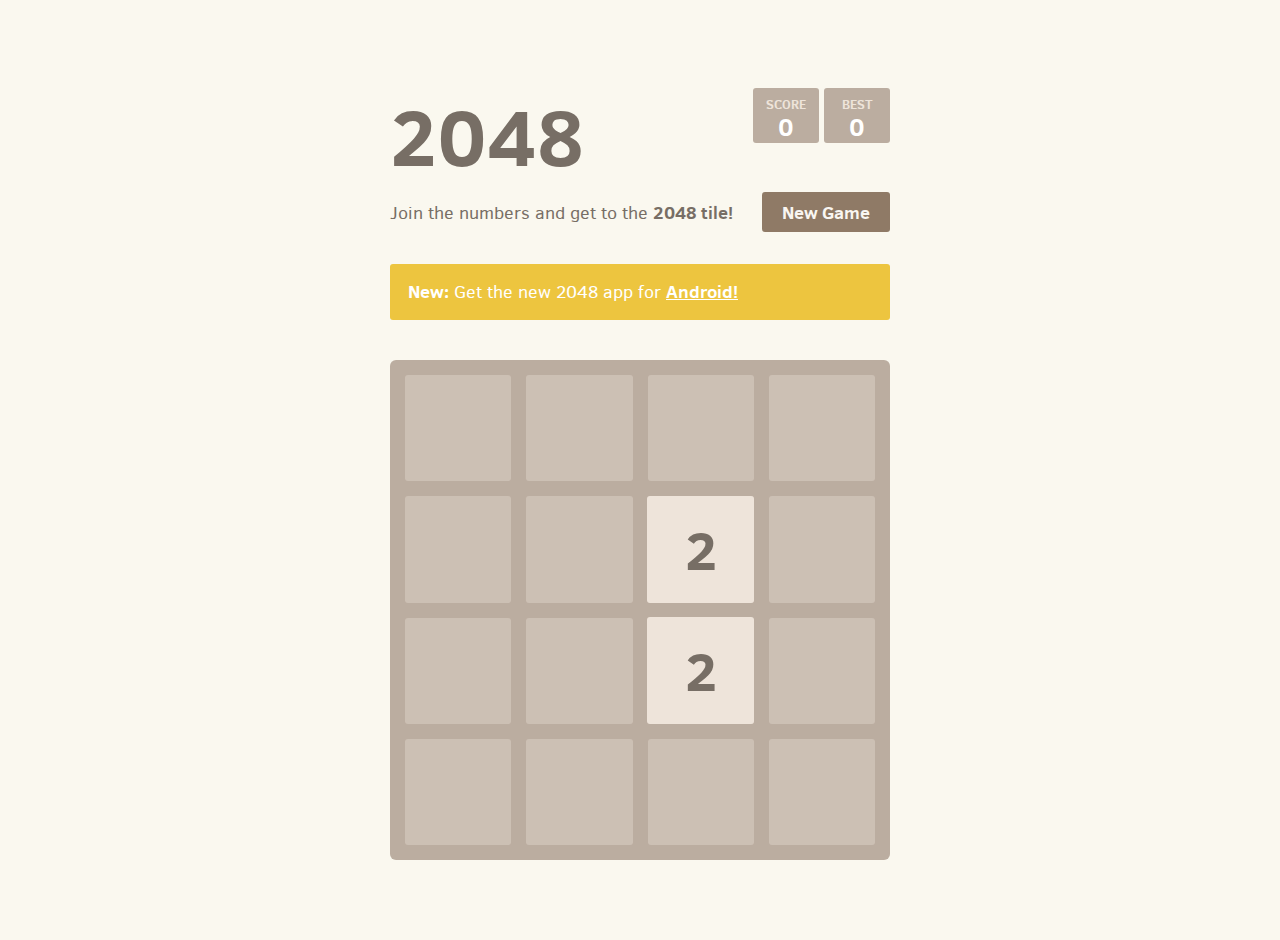
<file: 2048/index.html>
<!DOCTYPE html>
<html>
<head>
  <meta charset="utf-8">
  <title>2048</title>

  <link href="style/main.css" rel="stylesheet" type="text/css">
  <link rel="shortcut icon" href="favicon.ico">
  <link rel="apple-touch-icon" href="meta/apple-touch-icon.png">
  <link rel="apple-touch-startup-image" href="meta/apple-touch-startup-image-640x1096.png" media="(device-width: 320px) and (device-height: 568px) and (-webkit-device-pixel-ratio: 2)"> <!-- iPhone 5+ -->
  <link rel="apple-touch-startup-image" href="meta/apple-touch-startup-image-640x920.png"  media="(device-width: 320px) and (device-height: 480px) and (-webkit-device-pixel-ratio: 2)"> <!-- iPhone, retina -->
  <meta name="apple-mobile-web-app-capable" content="yes">
  <meta name="apple-mobile-web-app-status-bar-style" content="black">

  <meta name="HandheldFriendly" content="True">
  <meta name="MobileOptimized" content="320">
  <meta name="viewport" content="width=device-width, target-densitydpi=160dpi, initial-scale=1.0, maximum-scale=1, user-scalable=no, minimal-ui">
</head>
<body>
  <div class="container">
    <div class="heading">
      <h1 class="title">2048</h1>
      <div class="scores-container">
        <div class="score-container">0</div>
        <div class="best-container">0</div>
      </div>
    </div>

    <div class="above-game">
      <p class="game-intro">Join the numbers and get to the <strong>2048 tile!</strong></p>
      <a class="restart-button">New Game</a>
    </div>

<div class="app-notice">
      <p><strong class="imortant">New:</strong> Get the new 2048 app for <a href="https://play.google.com/store/apps/details?id=com.BuratinoApps.New2048" target="_blank">Android!</a></p></center>
    </div>  
	  
    <div class="game-container">
      <div class="game-message">
        <p></p>
        <div class="lower">
	        <a class="keep-playing-button">Keep going</a>
          <a class="retry-button">Try again</a>
        </div>
      </div>

      <div class="grid-container">
        <div class="grid-row">
          <div class="grid-cell"></div>
          <div class="grid-cell"></div>
          <div class="grid-cell"></div>
          <div class="grid-cell"></div>
        </div>
        <div class="grid-row">
          <div class="grid-cell"></div>
          <div class="grid-cell"></div>
          <div class="grid-cell"></div>
          <div class="grid-cell"></div>
        </div>
        <div class="grid-row">
          <div class="grid-cell"></div>
          <div class="grid-cell"></div>
          <div class="grid-cell"></div>
          <div class="grid-cell"></div>
        </div>
        <div class="grid-row">
          <div class="grid-cell"></div>
          <div class="grid-cell"></div>
          <div class="grid-cell"></div>
          <div class="grid-cell"></div>
        </div>
      </div>

      <div class="tile-container">
      
      </div>
    </div>
	  
<div class="game-explanation">
<script type="text/javascript">(function() {
  if (window.pluso)if (typeof window.pluso.start == "function") return;
  if (window.ifpluso==undefined) { window.ifpluso = 1;
    var d = document, s = d.createElement('script'), g = 'getElementsByTagName';
    s.type = 'text/javascript'; s.charset='UTF-8'; s.async = true;
    s.src = ('https:' == window.location.protocol ? 'https' : 'http')  + '://share.pluso.ru/pluso-like.js';
    var h=d[g]('body')[0];
    h.appendChild(s);
  }})();</script>
<div class="pluso" data-background="transparent" data-options="medium,round,line,horizontal,nocounter,theme=04" data-services="vkontakte,odnoklassniki,facebook,twitter,google,moimir,email,juick,liveinternet,livejournal,digg,linkedin,memori,pinterest,pinme,surfingbird,webdiscover,webmoney,yahoo,googlebookmark,blogger,myspace,friendfeed,bobrdobr,delicious,tumblr,vkrugu,evernote,print" data-url="https://chesterfield25.github.io/2048/index.html" data-title="2048"></div> 
</div>	
   
  </div>

  <script src="js/bind_polyfill.js"></script>
  <script src="js/classlist_polyfill.js"></script>
  <script src="js/animframe_polyfill.js"></script>
  <script src="js/keyboard_input_manager.js"></script>
  <script src="js/html_actuator.js"></script>
  <script src="js/grid.js"></script>
  <script src="js/tile.js"></script>
  <script src="js/local_storage_manager.js"></script>
  <script src="js/game_manager.js"></script>
  <script src="js/application.js"></script>
</body>
</html>
</file>
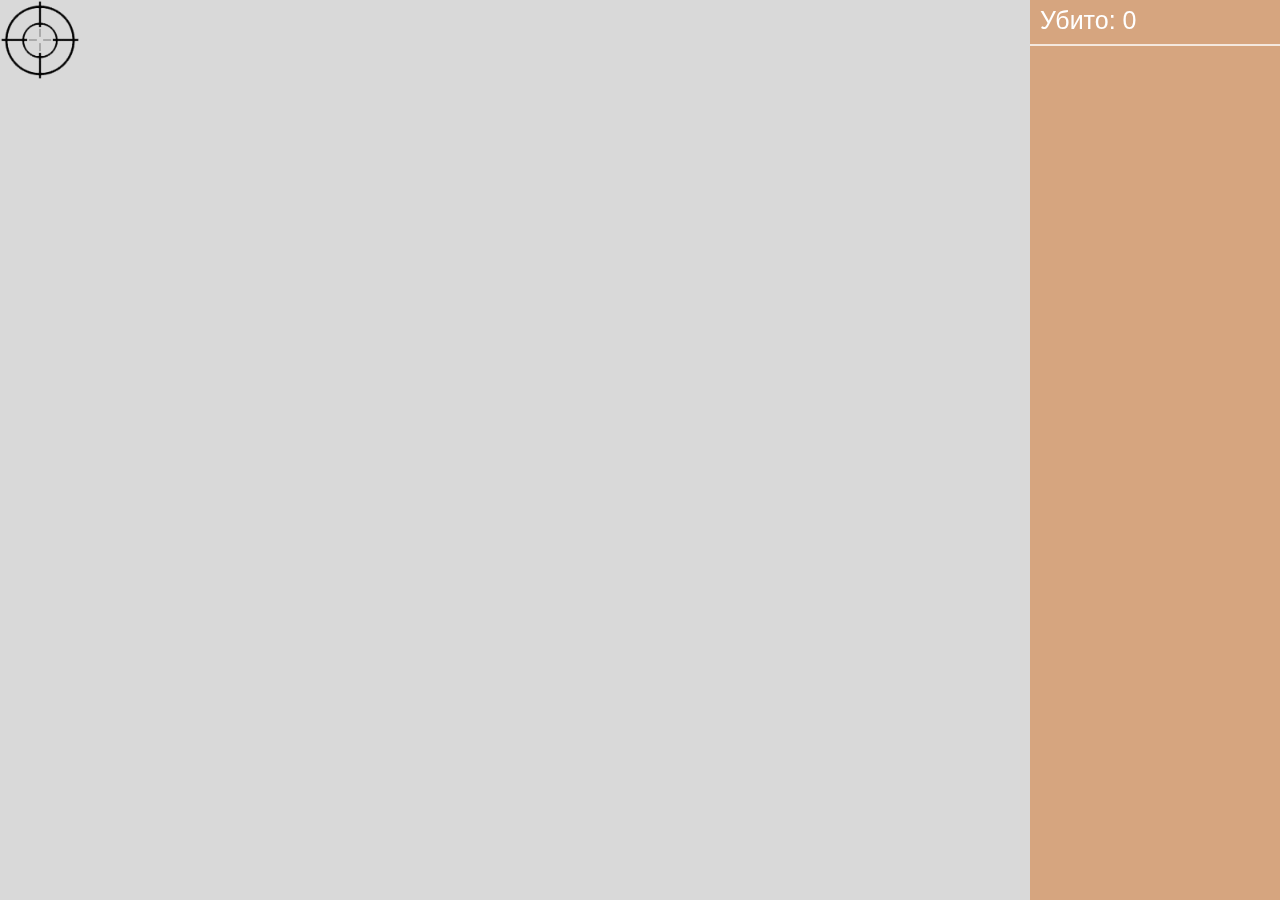
<file: gametir/index.html>
<!DOCTYPE html>
<html>
<head>
	<meta http-equiv="Content-Type" content="text/html; charset=utf-8"/>
	<meta name="viewport" content="width=device-width,user-scalable=no"/>
	<title>PointJS Game</title>
</head>
<body>
<script type="text/javascript" src="point.js"></script>
<script type="text/javascript">

var pjs = new PointJS('2d', 400, 400);
pjs.system.initFullPage();

var vector = pjs.vector;
var log = pjs.system.log;
var game = pjs.game;
var point = vector.point;
var size = vector.size;
var camera = pjs.camera;
var brush = pjs.brush;
var OOP = pjs.OOP;
var math = pjs.math;

var touch = pjs.touchControl;
touch.initTouchControl();

var width = game.getWH() .w;
var height = game.getWH() .h;

var call = game.newImageObject({
 file : 'img/call.png',
 scale : 0.8
});

var drawInterface = function () {
 var w = 250;
 brush.drawRectS({
  x : width-w, y : 0,
  w : w, h : height,
  fillColor : '#D6A57F'
 });
 
 brush.drawTextS({
  x : width-w + 10, y : 10,
  size : 25, color : '#FFFFFF',
  text : 'Убито: 0'
 });
 
 brush.drawLineS({
  x1 : width-w, y1 : 45,
  x2 : width, y2 : 45,
  strokeColor : '#FFFFFF'
 });
 
};

game.newLoop('game', function () {
 game.fill('#D9D9D9');
 
 call.draw();
 
 drawInterface();
 
 });
 
 game.startLoop('game');


</script>
</body>
</html>
</file>
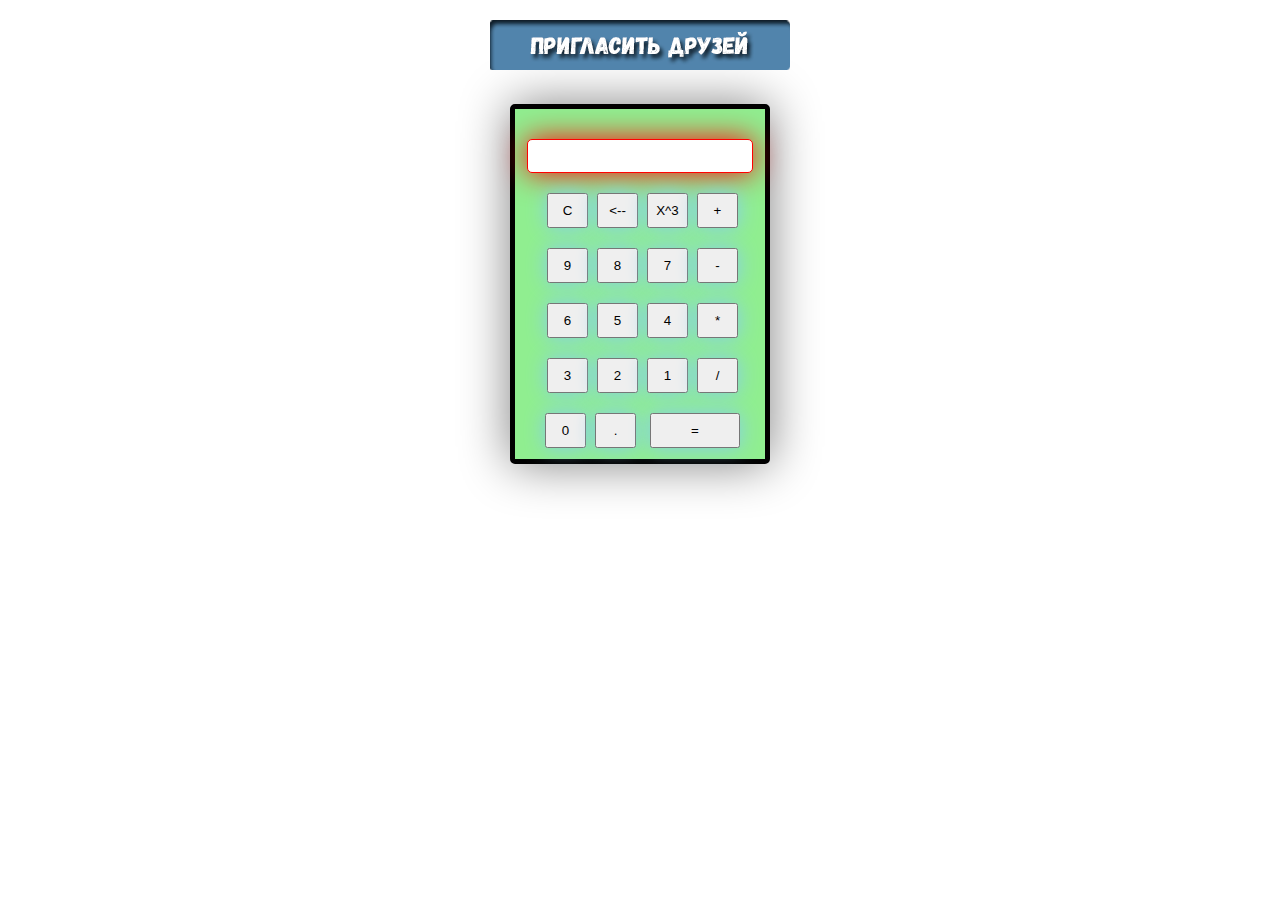
<file: kal/index.html>
<!DOCTYPE html>
<html>
<head>
	<meta http-equiv="Content-Type" content="text/html; charset=utf-8"/>
	<meta name="viewport" content="width=device-width,user-scalable=no"/>
	<link rel="stylesheet" type="text/css" href="style.css"/>
	<title>Calculator</title>
</head>
<body>
<script src="https://vk.com/js/api/xd_connection.js?2"  type="text/javascript"></script>
	
<script type="text/javascript"> 
  VK.init(function() { 
    console.log('ok');
  }, function() { 
    console.log('error');
}, '5.64');
</script>

<div id="knopka" onClick=prigl_friends();><img src="prigl.png"></div>

<script type=text/javascript>
function prigl_friends(){ 
VK.callMethod("showInviteBox"); 
} 
</script>
 
	
<script src="https://ad.mail.ru/static/vkadman.min.js"></script>
<script src="https://js.appscentrum.com/scr/preroll.js"></script>
<script type="text/javascript">
VK.init( function(){
	var user_id = null;
	var app_id = 4896294;
	var a = new VKAdman();
	a.setupPreroll(app_id);
	admanStat(app_id, user_id);
});
</script>
	
<div id="vk_ads_79728"></div>
<script type="text/javascript">
  setTimeout(function() {
    var adsParams = {"ad_unit_id":79728,"ad_unit_hash":"8c0519f2c2536025de8e4841d3a754b4"};
    function vkAdsInit() {
      VK.Widgets.Ads('vk_ads_79728', {}, adsParams);
    }
    if (window.VK && VK.Widgets) {
      vkAdsInit();
    } else {
      if (!window.vkAsyncInitCallbacks) window.vkAsyncInitCallbacks = [];
      vkAsyncInitCallbacks.push(vkAdsInit);
      var protocol = ((location.protocol === 'https:') ? 'https:' : 'http:');
      var adsElem = document.getElementById('vk_ads_79728');
      var scriptElem = document.createElement('script');
      scriptElem.type = 'text/javascript';
      scriptElem.async = true;
      scriptElem.src = protocol + '//vk.com/js/api/openapi.js?146';
      adsElem.parentNode.insertBefore(scriptElem, adsElem.nextSibling);
    }
  }, 0);
</script>
	
<div id="calculator">
    <form>
       <input type="text" id="display"><br>
	   
	   <input type="button" value="C" id="keys" onclick="addtoscreen('c')">
	   <input type="button" value="<--" id="keys" onclick="backspace()">
	   <input type="button" value="X^3" id="keys" onclick="power(3)">
	   <input type="button" value="+" id="keys" onclick="addtoscreen('+')"><br>
	   
	   <input type="button" value="9" id="keys" onclick="addtoscreen('9')">
	   <input type="button" value="8" id="keys" onclick="addtoscreen('8')">
	   <input type="button" value="7" id="keys" onclick="addtoscreen('7')">
	   <input type="button" value="-" id="keys" onclick="addtoscreen('-')"><br>
	   
	   <input type="button" value="6" id="keys" onclick="addtoscreen('6')">
	   <input type="button" value="5" id="keys" onclick="addtoscreen('5')">
	   <input type="button" value="4" id="keys" onclick="addtoscreen('4')">
	   <input type="button" value="*" id="keys" onclick="addtoscreen('*')"><br>
	   
	   <input type="button" value="3" id="keys" onclick="addtoscreen('3')">
	   <input type="button" value="2" id="keys" onclick="addtoscreen('2')">
	   <input type="button" value="1" id="keys" onclick="addtoscreen('1')">
	   <input type="button" value="/" id="keys" onclick="addtoscreen('/')"><br>
	   
	   <input type="button" value="0" id="keys" onclick="addtoscreen('0')">
	   <input type="button" value="." id="keys" onclick="addtoscreen('.')">
	   <input type="button" value="=" id="equal" onclick="answer()">


    </form>
</div>

<script type="text/javascript" src="calculator.js"></script>

	
<div id="vk_ads_79727"></div>
<script type="text/javascript">
  setTimeout(function() {
    var adsParams = {"ad_unit_id":79727,"ad_unit_hash":"a8c75da21dd6d07a486c03d3aacd13c7"};
    function vkAdsInit() {
      VK.Widgets.Ads('vk_ads_79727', {}, adsParams);
    }
    if (window.VK && VK.Widgets) {
      vkAdsInit();
    } else {
      if (!window.vkAsyncInitCallbacks) window.vkAsyncInitCallbacks = [];
      vkAsyncInitCallbacks.push(vkAdsInit);
      var protocol = ((location.protocol === 'https:') ? 'https:' : 'http:');
      var adsElem = document.getElementById('vk_ads_79727');
      var scriptElem = document.createElement('script');
      scriptElem.type = 'text/javascript';
      scriptElem.async = true;
      scriptElem.src = protocol + '//vk.com/js/api/openapi.js?146';
      adsElem.parentNode.insertBefore(scriptElem, adsElem.nextSibling);
    }
  }, 0);
</script>	
	
	
<script src='http://vk.com/js/api/xd_connection.js?2' type='text/javascript'></script>  
<script type='text/javascript'>  
VK.init(function() {  
VK.api('friends.getAppUsers', {uid:"<?php $a=$_GET['viewer_id']; echo $a;?>"}, function(data) {  
var a = data.response.length;  
document.getElementById('step2').innerHTML = a;  
});  
});  
</script>	
	
</body>
</html>
</file>
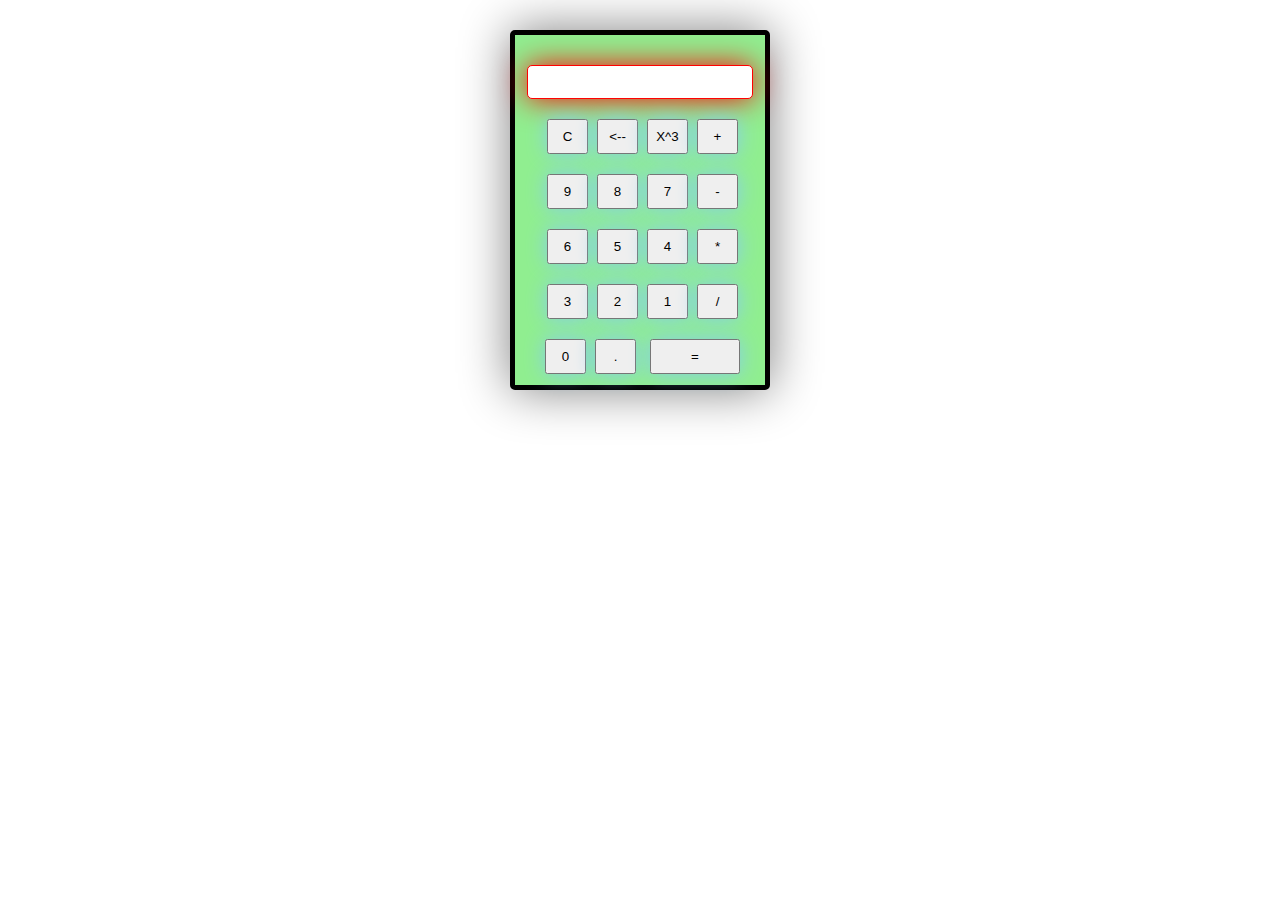
<file: kalok/index.html>
<!DOCTYPE html>
<html>
<head>
	<meta http-equiv="Content-Type" content="text/html; charset=utf-8"/>
	<meta name="viewport" content="width=device-width,user-scalable=no"/>
	<link rel="stylesheet" type="text/css" href="style.css"/>
	<title>Calculator</title>
</head>
<body>

    

<div id="calculator">
    <form>
       <input type="text" id="display"><br>
	   
	   <input type="button" value="C" id="keys" onclick="addtoscreen('c')">
	   <input type="button" value="<--" id="keys" onclick="backspace()">
	   <input type="button" value="X^3" id="keys" onclick="power(3)">
	   <input type="button" value="+" id="keys" onclick="addtoscreen('+')"><br>
	   
	   <input type="button" value="9" id="keys" onclick="addtoscreen('9')">
	   <input type="button" value="8" id="keys" onclick="addtoscreen('8')">
	   <input type="button" value="7" id="keys" onclick="addtoscreen('7')">
	   <input type="button" value="-" id="keys" onclick="addtoscreen('-')"><br>
	   
	   <input type="button" value="6" id="keys" onclick="addtoscreen('6')">
	   <input type="button" value="5" id="keys" onclick="addtoscreen('5')">
	   <input type="button" value="4" id="keys" onclick="addtoscreen('4')">
	   <input type="button" value="*" id="keys" onclick="addtoscreen('*')"><br>
	   
	   <input type="button" value="3" id="keys" onclick="addtoscreen('3')">
	   <input type="button" value="2" id="keys" onclick="addtoscreen('2')">
	   <input type="button" value="1" id="keys" onclick="addtoscreen('1')">
	   <input type="button" value="/" id="keys" onclick="addtoscreen('/')"><br>
	   
	   <input type="button" value="0" id="keys" onclick="addtoscreen('0')">
	   <input type="button" value="." id="keys" onclick="addtoscreen('.')">
	   <input type="button" value="=" id="equal" onclick="answer()">

    </form>
</div>

<script type="text/javascript" src="calculator.js"></script>

<center>
<script async src="//pagead2.googlesyndication.com/pagead/js/adsbygoogle.js"></script>
<!-- 1 -->
<ins class="adsbygoogle"
     style="display:inline-block;width:468px;height:60px"
     data-ad-client="ca-pub-2843308624017398"
     data-ad-slot="4010741720"></ins>
<script>
(adsbygoogle = window.adsbygoogle || []).push({});
</script>
</center>
	
</body>
</html>
</file>
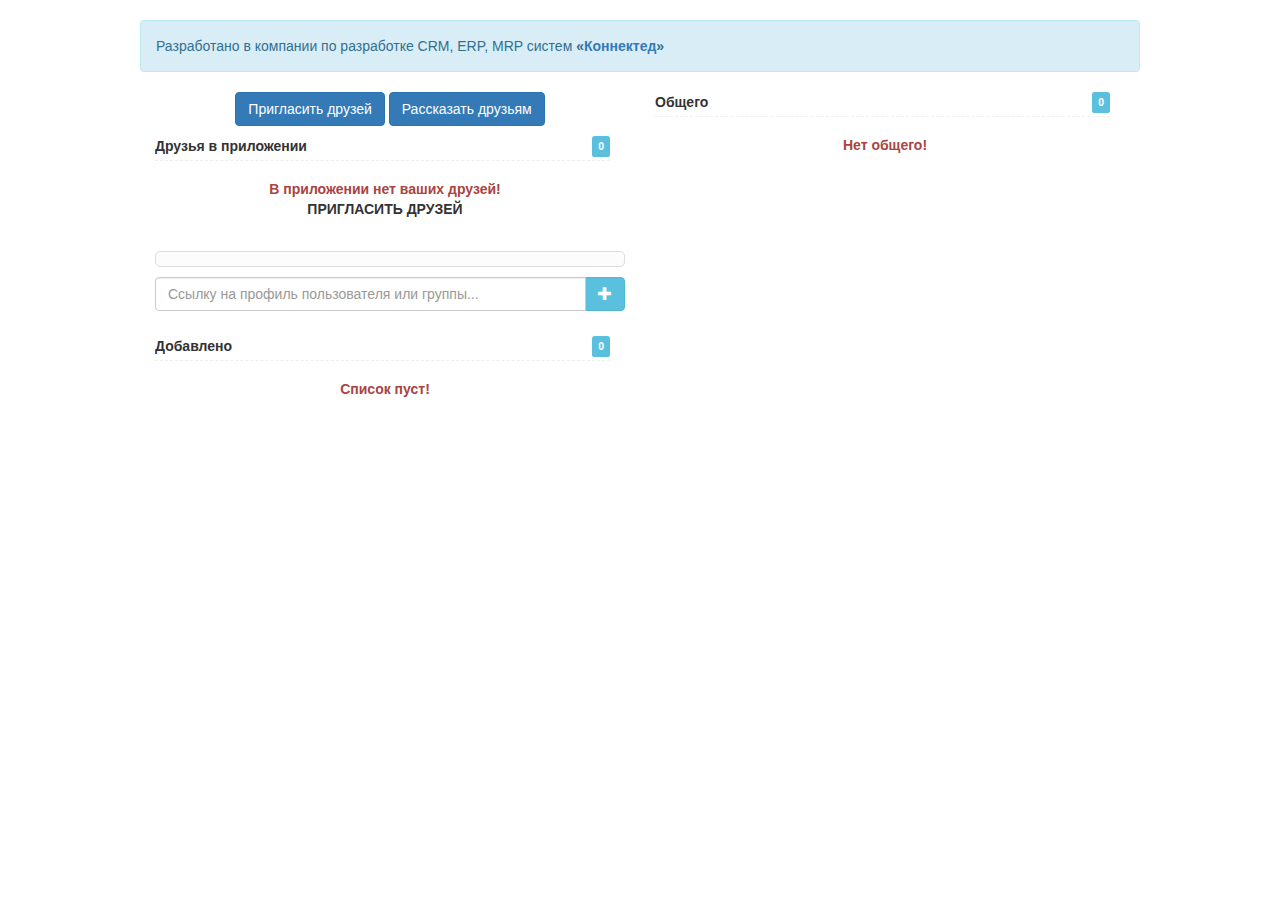
<file: приложение/index.html>
<!doctype html>
<html lang="ru">
<head>
	<title>Общие подписчики и друзья любых людей и сообществ вконтакте</title>
	<meta http-equiv="Content-Type" content="text/html; charset=utf-8"/>
	<script src="https://vk.com/js/api/xd_connection.js?2" type="text/javascript"></script>
	<script src="https://code.jquery.com/jquery-1.10.1.min.js"></script>
	<link rel="stylesheet" href="css/style.css">
	<link rel="icon" type="image/png" href="favicon.png" />
	<link href="css/bootstrap.min.css" rel="stylesheet">
	<script src="js/arraymath.js"></script>
	<meta name="keywords" content="Общие друзья, Общие друзья вконтакте, вконтакте чужие друзья, друзья друзей" />
	<meta name="description" content="Просмотр общих друзей и подписчиков вконтакте у любых людей" />
</head>
<body>
	<section style="margin-top: 20px;">
		<div class="container">
			<div class="row">
				<div class="alert alert-info">Разработано в компании по разработке CRM, ERP, MRP систем <b>«<a href="https://connected.su" target="_blank">Коннектед</a>»</b></div>
			</div>
			<div class="row">
				<div class="col-md-6">
					<center>
						<div onclick="invite()" class="btn btn-primary">Пригласить друзей</div>
						<div onclick="wall()" class="btn btn-primary">Рассказать друзьям</div>
					</center>
					<div class="contacts-widget" style="margin-top: 10px;">
						<div class="widget-body 300-scroll">
							<ul class="list-unstyled scrollbar" style="overflow-y: auto;height:95px;" id="friend_app">
								<li class="contact-alpha">
									Друзья в приложении <span class="label label-info pull-right" id="friend_app_count">0</span>
									<div class="clearfix"></div>
								</li>
								<div class="errorL" id="errorK">В приложении нет ваших друзей!<br/><div onclick="invite()" style="text-transform: uppercase; color: #333;cursor:pointer;font-weight: 700;">Пригласить друзей</div></div>
							</ul>
						</div>
						<div class="widget-foot"></div>
					</div>
					<div class="contacts-widget" style="margin-top: 20px;">
						<div class="widget-body 300-scroll">
							<ul class="list-unstyled">
								<li class="c-list pulse animated">
									<div class="contact-pic photo_result_api"></div>
									<div class="contact-details">
										<div class="pull-left name_result_api"></div>
										<div class="pull-right add_result_api"></div>
										<div class="clearfix"></div>
									</div>
								</li>
							</ul>
						</div>
					</div>
					<div class="input-group">
						<input type="text" class="form-control" id="inputUser" placeholder="Ссылку на профиль пользователя или группы...">
						<span class="input-group-btn">
							<button type="submit" class="btn btn-info" onclick="ClickAdd();"><span class="glyphicon glyphicon-plus" aria-hidden="true"></span></button>
						</span>
					</div>
					<div id="error"></div>
					<div class="contacts-widget" style="margin-top: 20px;">
						<div class="widget-body 300-scroll">
							<ul class="list-unstyled scrollbar" style="overflow-y: auto;height:270px;" id="profiles">
								<li class="contact-alpha">
									Добавлено <span class="label label-info pull-right" id="prof_count">0</span>
									<div class="clearfix"></div>
								</li>
								<div class="errorL" id="errorL">Список пуст!</div>
							</ul>
						</div>
						<div class="widget-foot"></div>
					</div>
				</div>	
				<div class="col-md-6">
					<div class="contacts-widget">
						<div class="widget-body">
							<ul class="list-unstyled scrollbar" style="overflow-y: auto;height:545px;" id="friends">
								<li class="contact-alpha">
									Общего <span class="label label-info pull-right">0</span>
									<div class="clearfix"></div>
								</li>
								<div class="errorL">Нет общего!</div>
							</ul>
						</div>
						<div class="widget-foot"></div>
					</div>
				</div>		
			</div>
		</div>
	</section>
	<script src="js/mutualfriends.js" type="text/javascript"></script>
	</body>
</html>
</file>
<file: 2048/style/main.css>
@import url(fonts/clear-sans.css);
html, body {
  margin: 0;
  padding: 0;
  background: #faf8ef;
  color: #776e65;
  font-family: "Clear Sans", "Helvetica Neue", Arial, sans-serif;
  font-size: 18px; }

body {
  margin: 80px 0; }

.heading:after {
  content: "";
  display: block;
  clear: both; }

h1.title {
  font-size: 80px;
  font-weight: bold;
  margin: 0;
  display: block;
  float: left; }

@-webkit-keyframes move-up {
  0% {
    top: 25px;
    opacity: 1; }

  100% {
    top: -50px;
    opacity: 0; } }
@-moz-keyframes move-up {
  0% {
    top: 25px;
    opacity: 1; }

  100% {
    top: -50px;
    opacity: 0; } }
@keyframes move-up {
  0% {
    top: 25px;
    opacity: 1; }

  100% {
    top: -50px;
    opacity: 0; } }
.scores-container {
  float: right;
  text-align: right; }

.score-container, .best-container {
  position: relative;
  display: inline-block;
  background: #bbada0;
  padding: 15px 25px;
  font-size: 25px;
  height: 25px;
  line-height: 47px;
  font-weight: bold;
  border-radius: 3px;
  color: white;
  margin-top: 8px;
  text-align: center; }
  .score-container:after, .best-container:after {
    position: absolute;
    width: 100%;
    top: 10px;
    left: 0;
    text-transform: uppercase;
    font-size: 13px;
    line-height: 13px;
    text-align: center;
    color: #eee4da; }
  .score-container .score-addition, .best-container .score-addition {
    position: absolute;
    right: 30px;
    color: red;
    font-size: 25px;
    line-height: 25px;
    font-weight: bold;
    color: rgba(119, 110, 101, 0.9);
    z-index: 100;
    -webkit-animation: move-up 600ms ease-in;
    -moz-animation: move-up 600ms ease-in;
    animation: move-up 600ms ease-in;
    -webkit-animation-fill-mode: both;
    -moz-animation-fill-mode: both;
    animation-fill-mode: both; }

.score-container:after {
  content: "Score"; }

.best-container:after {
  content: "Best"; }

p {
  margin-top: 0;
  margin-bottom: 10px;
  line-height: 1.65; }

a {
  color: #776e65;
  font-weight: bold;
  text-decoration: underline;
  cursor: pointer; }

strong.important {
  text-transform: uppercase; }

hr {
  border: none;
  border-bottom: 1px solid #d8d4d0;
  margin-top: 20px;
  margin-bottom: 30px; }

.container {
  width: 500px;
  margin: 0 auto; }

@-webkit-keyframes fade-in {
  0% {
    opacity: 0; }

  100% {
    opacity: 1; } }
@-moz-keyframes fade-in {
  0% {
    opacity: 0; }

  100% {
    opacity: 1; } }
@keyframes fade-in {
  0% {
    opacity: 0; }

  100% {
    opacity: 1; } }
.game-container {
  margin-top: 40px;
  position: relative;
  padding: 15px;
  cursor: default;
  -webkit-touch-callout: none;
  -ms-touch-callout: none;
  -webkit-user-select: none;
  -moz-user-select: none;
  -ms-user-select: none;
  -ms-touch-action: none;
  touch-action: none;
  background: #bbada0;
  border-radius: 6px;
  width: 500px;
  height: 500px;
  -webkit-box-sizing: border-box;
  -moz-box-sizing: border-box;
  box-sizing: border-box; }
  .game-container .game-message {
    display: none;
    position: absolute;
    top: 0;
    right: 0;
    bottom: 0;
    left: 0;
    background: rgba(238, 228, 218, 0.5);
    z-index: 100;
    text-align: center;
    -webkit-animation: fade-in 800ms ease 1200ms;
    -moz-animation: fade-in 800ms ease 1200ms;
    animation: fade-in 800ms ease 1200ms;
    -webkit-animation-fill-mode: both;
    -moz-animation-fill-mode: both;
    animation-fill-mode: both; }
    .game-container .game-message p {
      font-size: 60px;
      font-weight: bold;
      height: 60px;
      line-height: 60px;
      margin-top: 222px; }
    .game-container .game-message .lower {
      display: block;
      margin-top: 59px; }
    .game-container .game-message a {
      display: inline-block;
      background: #8f7a66;
      border-radius: 3px;
      padding: 0 20px;
      text-decoration: none;
      color: #f9f6f2;
      height: 40px;
      line-height: 42px;
      margin-left: 9px; }
      .game-container .game-message a.keep-playing-button {
        display: none; }
    .game-container .game-message.game-won {
      background: rgba(237, 194, 46, 0.5);
      color: #f9f6f2; }
      .game-container .game-message.game-won a.keep-playing-button {
        display: inline-block; }
    .game-container .game-message.game-won, .game-container .game-message.game-over {
      display: block; }

.grid-container {
  position: absolute;
  z-index: 1; }

.grid-row {
  margin-bottom: 15px; }
  .grid-row:last-child {
    margin-bottom: 0; }
  .grid-row:after {
    content: "";
    display: block;
    clear: both; }

.grid-cell {
  width: 106.25px;
  height: 106.25px;
  margin-right: 15px;
  float: left;
  border-radius: 3px;
  background: rgba(238, 228, 218, 0.35); }
  .grid-cell:last-child {
    margin-right: 0; }

.tile-container {
  position: absolute;
  z-index: 2; }

.tile, .tile .tile-inner {
  width: 107px;
  height: 107px;
  line-height: 107px; }
.tile.tile-position-1-1 {
  -webkit-transform: translate(0px, 0px);
  -moz-transform: translate(0px, 0px);
  -ms-transform: translate(0px, 0px);
  transform: translate(0px, 0px); }
.tile.tile-position-1-2 {
  -webkit-transform: translate(0px, 121px);
  -moz-transform: translate(0px, 121px);
  -ms-transform: translate(0px, 121px);
  transform: translate(0px, 121px); }
.tile.tile-position-1-3 {
  -webkit-transform: translate(0px, 242px);
  -moz-transform: translate(0px, 242px);
  -ms-transform: translate(0px, 242px);
  transform: translate(0px, 242px); }
.tile.tile-position-1-4 {
  -webkit-transform: translate(0px, 363px);
  -moz-transform: translate(0px, 363px);
  -ms-transform: translate(0px, 363px);
  transform: translate(0px, 363px); }
.tile.tile-position-2-1 {
  -webkit-transform: translate(121px, 0px);
  -moz-transform: translate(121px, 0px);
  -ms-transform: translate(121px, 0px);
  transform: translate(121px, 0px); }
.tile.tile-position-2-2 {
  -webkit-transform: translate(121px, 121px);
  -moz-transform: translate(121px, 121px);
  -ms-transform: translate(121px, 121px);
  transform: translate(121px, 121px); }
.tile.tile-position-2-3 {
  -webkit-transform: translate(121px, 242px);
  -moz-transform: translate(121px, 242px);
  -ms-transform: translate(121px, 242px);
  transform: translate(121px, 242px); }
.tile.tile-position-2-4 {
  -webkit-transform: translate(121px, 363px);
  -moz-transform: translate(121px, 363px);
  -ms-transform: translate(121px, 363px);
  transform: translate(121px, 363px); }
.tile.tile-position-3-1 {
  -webkit-transform: translate(242px, 0px);
  -moz-transform: translate(242px, 0px);
  -ms-transform: translate(242px, 0px);
  transform: translate(242px, 0px); }
.tile.tile-position-3-2 {
  -webkit-transform: translate(242px, 121px);
  -moz-transform: translate(242px, 121px);
  -ms-transform: translate(242px, 121px);
  transform: translate(242px, 121px); }
.tile.tile-position-3-3 {
  -webkit-transform: translate(242px, 242px);
  -moz-transform: translate(242px, 242px);
  -ms-transform: translate(242px, 242px);
  transform: translate(242px, 242px); }
.tile.tile-position-3-4 {
  -webkit-transform: translate(242px, 363px);
  -moz-transform: translate(242px, 363px);
  -ms-transform: translate(242px, 363px);
  transform: translate(242px, 363px); }
.tile.tile-position-4-1 {
  -webkit-transform: translate(363px, 0px);
  -moz-transform: translate(363px, 0px);
  -ms-transform: translate(363px, 0px);
  transform: translate(363px, 0px); }
.tile.tile-position-4-2 {
  -webkit-transform: translate(363px, 121px);
  -moz-transform: translate(363px, 121px);
  -ms-transform: translate(363px, 121px);
  transform: translate(363px, 121px); }
.tile.tile-position-4-3 {
  -webkit-transform: translate(363px, 242px);
  -moz-transform: translate(363px, 242px);
  -ms-transform: translate(363px, 242px);
  transform: translate(363px, 242px); }
.tile.tile-position-4-4 {
  -webkit-transform: translate(363px, 363px);
  -moz-transform: translate(363px, 363px);
  -ms-transform: translate(363px, 363px);
  transform: translate(363px, 363px); }

.tile {
  position: absolute;
  -webkit-transition: 100ms ease-in-out;
  -moz-transition: 100ms ease-in-out;
  transition: 100ms ease-in-out;
  -webkit-transition-property: -webkit-transform;
  -moz-transition-property: -moz-transform;
  transition-property: transform; }
  .tile .tile-inner {
    border-radius: 3px;
    background: #eee4da;
    text-align: center;
    font-weight: bold;
    z-index: 10;
    font-size: 55px; }
  .tile.tile-2 .tile-inner {
    background: #eee4da;
    box-shadow: 0 0 30px 10px rgba(243, 215, 116, 0), inset 0 0 0 1px rgba(255, 255, 255, 0); }
  .tile.tile-4 .tile-inner {
    background: #ede0c8;
    box-shadow: 0 0 30px 10px rgba(243, 215, 116, 0), inset 0 0 0 1px rgba(255, 255, 255, 0); }
  .tile.tile-8 .tile-inner {
    color: #f9f6f2;
    background: #f2b179; }
  .tile.tile-16 .tile-inner {
    color: #f9f6f2;
    background: #f59563; }
  .tile.tile-32 .tile-inner {
    color: #f9f6f2;
    background: #f67c5f; }
  .tile.tile-64 .tile-inner {
    color: #f9f6f2;
    background: #f65e3b; }
  .tile.tile-128 .tile-inner {
    color: #f9f6f2;
    background: #edcf72;
    box-shadow: 0 0 30px 10px rgba(243, 215, 116, 0.2381), inset 0 0 0 1px rgba(255, 255, 255, 0.14286);
    font-size: 45px; }
    @media screen and (max-width: 520px) {
      .tile.tile-128 .tile-inner {
        font-size: 25px; } }
  .tile.tile-256 .tile-inner {
    color: #f9f6f2;
    background: #edcc61;
    box-shadow: 0 0 30px 10px rgba(243, 215, 116, 0.31746), inset 0 0 0 1px rgba(255, 255, 255, 0.19048);
    font-size: 45px; }
    @media screen and (max-width: 520px) {
      .tile.tile-256 .tile-inner {
        font-size: 25px; } }
  .tile.tile-512 .tile-inner {
    color: #f9f6f2;
    background: #edc850;
    box-shadow: 0 0 30px 10px rgba(243, 215, 116, 0.39683), inset 0 0 0 1px rgba(255, 255, 255, 0.2381);
    font-size: 45px; }
    @media screen and (max-width: 520px) {
      .tile.tile-512 .tile-inner {
        font-size: 25px; } }
  .tile.tile-1024 .tile-inner {
    color: #f9f6f2;
    background: #edc53f;
    box-shadow: 0 0 30px 10px rgba(243, 215, 116, 0.47619), inset 0 0 0 1px rgba(255, 255, 255, 0.28571);
    font-size: 35px; }
    @media screen and (max-width: 520px) {
      .tile.tile-1024 .tile-inner {
        font-size: 15px; } }
  .tile.tile-2048 .tile-inner {
    color: #f9f6f2;
    background: #edc22e;
    box-shadow: 0 0 30px 10px rgba(243, 215, 116, 0.55556), inset 0 0 0 1px rgba(255, 255, 255, 0.33333);
    font-size: 35px; }
    @media screen and (max-width: 520px) {
      .tile.tile-2048 .tile-inner {
        font-size: 15px; } }
  .tile.tile-super .tile-inner {
    color: #f9f6f2;
    background: #3c3a32;
    font-size: 30px; }
    @media screen and (max-width: 520px) {
      .tile.tile-super .tile-inner {
        font-size: 10px; } }

@-webkit-keyframes appear {
  0% {
    opacity: 0;
    -webkit-transform: scale(0);
    -moz-transform: scale(0);
    -ms-transform: scale(0);
    transform: scale(0); }

  100% {
    opacity: 1;
    -webkit-transform: scale(1);
    -moz-transform: scale(1);
    -ms-transform: scale(1);
    transform: scale(1); } }
@-moz-keyframes appear {
  0% {
    opacity: 0;
    -webkit-transform: scale(0);
    -moz-transform: scale(0);
    -ms-transform: scale(0);
    transform: scale(0); }

  100% {
    opacity: 1;
    -webkit-transform: scale(1);
    -moz-transform: scale(1);
    -ms-transform: scale(1);
    transform: scale(1); } }
@keyframes appear {
  0% {
    opacity: 0;
    -webkit-transform: scale(0);
    -moz-transform: scale(0);
    -ms-transform: scale(0);
    transform: scale(0); }

  100% {
    opacity: 1;
    -webkit-transform: scale(1);
    -moz-transform: scale(1);
    -ms-transform: scale(1);
    transform: scale(1); } }
.tile-new .tile-inner {
  -webkit-animation: appear 200ms ease 100ms;
  -moz-animation: appear 200ms ease 100ms;
  animation: appear 200ms ease 100ms;
  -webkit-animation-fill-mode: backwards;
  -moz-animation-fill-mode: backwards;
  animation-fill-mode: backwards; }

@-webkit-keyframes pop {
  0% {
    -webkit-transform: scale(0);
    -moz-transform: scale(0);
    -ms-transform: scale(0);
    transform: scale(0); }

  50% {
    -webkit-transform: scale(1.2);
    -moz-transform: scale(1.2);
    -ms-transform: scale(1.2);
    transform: scale(1.2); }

  100% {
    -webkit-transform: scale(1);
    -moz-transform: scale(1);
    -ms-transform: scale(1);
    transform: scale(1); } }
@-moz-keyframes pop {
  0% {
    -webkit-transform: scale(0);
    -moz-transform: scale(0);
    -ms-transform: scale(0);
    transform: scale(0); }

  50% {
    -webkit-transform: scale(1.2);
    -moz-transform: scale(1.2);
    -ms-transform: scale(1.2);
    transform: scale(1.2); }

  100% {
    -webkit-transform: scale(1);
    -moz-transform: scale(1);
    -ms-transform: scale(1);
    transform: scale(1); } }
@keyframes pop {
  0% {
    -webkit-transform: scale(0);
    -moz-transform: scale(0);
    -ms-transform: scale(0);
    transform: scale(0); }

  50% {
    -webkit-transform: scale(1.2);
    -moz-transform: scale(1.2);
    -ms-transform: scale(1.2);
    transform: scale(1.2); }

  100% {
    -webkit-transform: scale(1);
    -moz-transform: scale(1);
    -ms-transform: scale(1);
    transform: scale(1); } }
.tile-merged .tile-inner {
  z-index: 20;
  -webkit-animation: pop 200ms ease 100ms;
  -moz-animation: pop 200ms ease 100ms;
  animation: pop 200ms ease 100ms;
  -webkit-animation-fill-mode: backwards;
  -moz-animation-fill-mode: backwards;
  animation-fill-mode: backwards; }

.above-game:after {
  content: "";
  display: block;
  clear: both; }

.game-intro {
  float: left;
  line-height: 42px;
  margin-bottom: 0; }

.restart-button {
  display: inline-block;
  background: #8f7a66;
  border-radius: 3px;
  padding: 0 20px;
  text-decoration: none;
  color: #f9f6f2;
  height: 40px;
  line-height: 42px;
  display: block;
  text-align: center;
  float: right; }

.game-explanation {
  margin-top: 50px; }

@media screen and (max-width: 520px) {
  html, body {
    font-size: 15px; }

  body {
    margin: 20px 0;
    padding: 0 20px; }

  h1.title {
    font-size: 27px;
    margin-top: 15px; }

  .container {
    width: 280px;
    margin: 0 auto; }

  .score-container, .best-container {
    margin-top: 0;
    padding: 15px 10px;
    min-width: 40px; }

  .heading {
    margin-bottom: 10px; }

  .game-intro {
    width: 55%;
    display: block;
    box-sizing: border-box;
    line-height: 1.65; }

  .restart-button {
    width: 42%;
    padding: 0;
    display: block;
    box-sizing: border-box;
    margin-top: 2px; }

  .game-container {
    margin-top: 17px;
    position: relative;
    padding: 10px;
    cursor: default;
    -webkit-touch-callout: none;
    -ms-touch-callout: none;
    -webkit-user-select: none;
    -moz-user-select: none;
    -ms-user-select: none;
    -ms-touch-action: none;
    touch-action: none;
    background: #bbada0;
    border-radius: 6px;
    width: 280px;
    height: 280px;
    -webkit-box-sizing: border-box;
    -moz-box-sizing: border-box;
    box-sizing: border-box; }
    .game-container .game-message {
      display: none;
      position: absolute;
      top: 0;
      right: 0;
      bottom: 0;
      left: 0;
      background: rgba(238, 228, 218, 0.5);
      z-index: 100;
      text-align: center;
      -webkit-animation: fade-in 800ms ease 1200ms;
      -moz-animation: fade-in 800ms ease 1200ms;
      animation: fade-in 800ms ease 1200ms;
      -webkit-animation-fill-mode: both;
      -moz-animation-fill-mode: both;
      animation-fill-mode: both; }
      .game-container .game-message p {
        font-size: 60px;
        font-weight: bold;
        height: 60px;
        line-height: 60px;
        margin-top: 222px; }
      .game-container .game-message .lower {
        display: block;
        margin-top: 59px; }
      .game-container .game-message a {
        display: inline-block;
        background: #8f7a66;
        border-radius: 3px;
        padding: 0 20px;
        text-decoration: none;
        color: #f9f6f2;
        height: 40px;
        line-height: 42px;
        margin-left: 9px; }
        .game-container .game-message a.keep-playing-button {
          display: none; }
      .game-container .game-message.game-won {
        background: rgba(237, 194, 46, 0.5);
        color: #f9f6f2; }
        .game-container .game-message.game-won a.keep-playing-button {
          display: inline-block; }
      .game-container .game-message.game-won, .game-container .game-message.game-over {
        display: block; }

  .grid-container {
    position: absolute;
    z-index: 1; }

  .grid-row {
    margin-bottom: 10px; }
    .grid-row:last-child {
      margin-bottom: 0; }
    .grid-row:after {
      content: "";
      display: block;
      clear: both; }

  .grid-cell {
    width: 57.5px;
    height: 57.5px;
    margin-right: 10px;
    float: left;
    border-radius: 3px;
    background: rgba(238, 228, 218, 0.35); }
    .grid-cell:last-child {
      margin-right: 0; }

  .tile-container {
    position: absolute;
    z-index: 2; }

  .tile, .tile .tile-inner {
    width: 58px;
    height: 58px;
    line-height: 58px; }
  .tile.tile-position-1-1 {
    -webkit-transform: translate(0px, 0px);
    -moz-transform: translate(0px, 0px);
    -ms-transform: translate(0px, 0px);
    transform: translate(0px, 0px); }
  .tile.tile-position-1-2 {
    -webkit-transform: translate(0px, 67px);
    -moz-transform: translate(0px, 67px);
    -ms-transform: translate(0px, 67px);
    transform: translate(0px, 67px); }
  .tile.tile-position-1-3 {
    -webkit-transform: translate(0px, 135px);
    -moz-transform: translate(0px, 135px);
    -ms-transform: translate(0px, 135px);
    transform: translate(0px, 135px); }
  .tile.tile-position-1-4 {
    -webkit-transform: translate(0px, 202px);
    -moz-transform: translate(0px, 202px);
    -ms-transform: translate(0px, 202px);
    transform: translate(0px, 202px); }
  .tile.tile-position-2-1 {
    -webkit-transform: translate(67px, 0px);
    -moz-transform: translate(67px, 0px);
    -ms-transform: translate(67px, 0px);
    transform: translate(67px, 0px); }
  .tile.tile-position-2-2 {
    -webkit-transform: translate(67px, 67px);
    -moz-transform: translate(67px, 67px);
    -ms-transform: translate(67px, 67px);
    transform: translate(67px, 67px); }
  .tile.tile-position-2-3 {
    -webkit-transform: translate(67px, 135px);
    -moz-transform: translate(67px, 135px);
    -ms-transform: translate(67px, 135px);
    transform: translate(67px, 135px); }
  .tile.tile-position-2-4 {
    -webkit-transform: translate(67px, 202px);
    -moz-transform: translate(67px, 202px);
    -ms-transform: translate(67px, 202px);
    transform: translate(67px, 202px); }
  .tile.tile-position-3-1 {
    -webkit-transform: translate(135px, 0px);
    -moz-transform: translate(135px, 0px);
    -ms-transform: translate(135px, 0px);
    transform: translate(135px, 0px); }
  .tile.tile-position-3-2 {
    -webkit-transform: translate(135px, 67px);
    -moz-transform: translate(135px, 67px);
    -ms-transform: translate(135px, 67px);
    transform: translate(135px, 67px); }
  .tile.tile-position-3-3 {
    -webkit-transform: translate(135px, 135px);
    -moz-transform: translate(135px, 135px);
    -ms-transform: translate(135px, 135px);
    transform: translate(135px, 135px); }
  .tile.tile-position-3-4 {
    -webkit-transform: translate(135px, 202px);
    -moz-transform: translate(135px, 202px);
    -ms-transform: translate(135px, 202px);
    transform: translate(135px, 202px); }
  .tile.tile-position-4-1 {
    -webkit-transform: translate(202px, 0px);
    -moz-transform: translate(202px, 0px);
    -ms-transform: translate(202px, 0px);
    transform: translate(202px, 0px); }
  .tile.tile-position-4-2 {
    -webkit-transform: translate(202px, 67px);
    -moz-transform: translate(202px, 67px);
    -ms-transform: translate(202px, 67px);
    transform: translate(202px, 67px); }
  .tile.tile-position-4-3 {
    -webkit-transform: translate(202px, 135px);
    -moz-transform: translate(202px, 135px);
    -ms-transform: translate(202px, 135px);
    transform: translate(202px, 135px); }
  .tile.tile-position-4-4 {
    -webkit-transform: translate(202px, 202px);
    -moz-transform: translate(202px, 202px);
    -ms-transform: translate(202px, 202px);
    transform: translate(202px, 202px); }

  .tile .tile-inner {
    font-size: 35px; }

  .game-message p {
    font-size: 30px !important;
    height: 30px !important;
    line-height: 30px !important;
    margin-top: 90px !important; }
  .game-message .lower {
    margin-top: 30px !important; } }

.app-notice {
  position: relative;
  -webkit-animation: pop-in-big 700ms ease 2s both;
  -moz-animation: pop-in-big 700ms ease 2s both;
  animation: pop-in-big 700ms ease 2s both;
  background: #edc53f;
  color: white;
  padding: 18px;
  margin-top: 30px;
  height: 56px;
  box-sizing: border-box;
  border-radius: 3px; }
  .app-notice:after {
    content: "";
    display: block;
    clear: both; }
  .app-notice .notice-close-button {
    float: right;
    font-weight: bold;
    cursor: pointer;
    margin-left: 10px;
    opacity: 0.7; }
  .app-notice p {
    margin-bottom: 0; }
  .app-notice, .app-notice p {
    line-height: 20px; }
  .app-notice a {
    color: white; }
  @media screen and (max-width: 520px) {
    .app-notice {
      -webkit-animation: pop-in-small 700ms ease 2s both;
      -moz-animation: pop-in-small 700ms ease 2s both;
      animation: pop-in-small 700ms ease 2s both;
      margin-top: 10px;
      height: 76px; } }
</file>
<file: kal/style.css>
#calculator{
	width: 250px;
	height: 350px;
	border: 5px solid black;
	text-align: center;
	background: lightgreen;
        margin: 30px auto;
	box-shadow: 0px 0px 50px gray;
	border-radius: 5px;
}

#display{
	margin-top: 30px;
	margin-bottom: 20px;
	width: 220px;
	height: 30px;
	border: 1px solid red;
	border-radius: 5px;
	box-shadow: 0px 0px 30px red;
	text-align: right;
	font: 20px bold;
	color: blue;
}

#keys{
	width: 41px;
	height: 35px;
	margin-left: 5px;
	margin-bottom: 20px;
	box-shadow: 0px 0px 20px skyblue;
	cursor: pointer;
	
}	

#keys:hover{
	background: yellow;
	font-weight: bold;
}	

#equal{
	width: 90px;
	height: 35px;
	margin-left: 10px;
	margin-bottom: 20px;
	box-shadow: 0px 0px 20px skyblue;
	cursor: pointer;
}

#equal:hover{
	background: yellow;
	font-weight: bold;
}	

#knopka{
	margin-top: 20px;
	cursor: pointer;
	text-align: center;
}
</file>
<file: kalok/style.css>
#calculator{
	width: 250px;
	height: 350px;
	border: 5px solid black;
	text-align: center;
	background: lightgreen;
	margin: 30px auto;
	box-shadow: 0px 0px 50px gray;
	border-radius: 5px;
}

#display{
	margin-top: 30px;
	margin-bottom: 20px;
	width: 220px;
	height: 30px;
	border: 1px solid red;
	border-radius: 5px;
	box-shadow: 0px 0px 30px red;
	text-align: right;
	font: 20px bold;
	color: blue;
}

#keys{
	width: 41px;
	height: 35px;
	margin-left: 5px;
	margin-bottom: 20px;
	box-shadow: 0px 0px 20px skyblue;
	cursor: pointer;
	
}	

#keys:hover{
	background: yellow;
	font-weight: bold;
}	

#equal{
	width: 90px;
	height: 35px;
	margin-left: 10px;
	margin-bottom: 20px;
	box-shadow: 0px 0px 20px skyblue;
	cursor: pointer;
}

#equal:hover{
	background: yellow;
	font-weight: bold;
}	

#knopka{
	margin-top: 20px;
	cursor: pointer;
	text-align: center;
}
</file>
<file: приложение/css/style.css>
@import url(https://fonts.googleapis.com/css?family=Open+Sans:400,600,700);
@import url(../css/animate.css);
@import url(../css/scroll.css);
body {
	margin: 0;
	padding: 0;
	background: #ecf0f1;
	-webkit-font-smoothing: antialiased;
}	
#error {
	color: #a94442;
	padding-left: 5px;
	padding-top: 5px;
}
.errorL {
	color: #a94442;
	padding-left: 5px;
	padding-top: 5px;
	font-weight: 700;
	text-align: center;
}
.time {
	color: #44a942;
	padding-left: 5px;
	padding-top: 5px;
	font-weight: 700;
	text-align: center;
	margin-top: 20px;
	font-size: 20px;
	width: 100%;
}
article, aside, details, figcaption, figure, footer, header, hgroup, nav, section, summary {
	display: block;
}
a {
	text-decoration: none;
}
.container {
	max-width: 1000px;
	margin-right: auto;
	margin-left: auto;
}

h1,h2,h3,h4,h5,h6{
   font-family:"Open Sans", sans-serif;
   font-weight:600;
   margin:0px;
   padding:0px;
   color:#777;
}

h1{
   font-size:40px;
   line-height:45px;
}

h2{
   font-size:40px;
   line-height:45px;
}

h3{
   font-size:30px;
   line-height:35px;
}

h4{
   font-size:20px;
   line-height:35px;
}

h5{
   font-size:16px;
   line-height:21px;
}

h6{
   font-size:14px;
   line-height:19px;
}

p{
	margin:0;
	padding:0;
}

a{
	color:#888;
	text-decoration:none !important;
}

a:hover{
	color:#666;
	text-decoration:none;
}

a:hover,a:active,a:focus {
	outline: 0;
}

hr{

}

:focus {
	outline:none;
}

::-moz-focus-inner {
	border:0;
}

.well{
	background:#f9f9f9;
}

b, strong{
	font-weight:600;
}

.label{
	font-weight:400;
	box-shadow:none;
}

label{
	font-weight:600;
}

table th{
	font-weight:600;
}

.pagination>li>a{
	color:#888;
}

.pagination>li>a:hover{
	color:#555;
}

/* Sparkline tooltip */

.jqstooltip {
  width: auto !important;
  height: auto !important;
  border-radius: 5px;
  padding: 4px 6px !important;
  background-color: rgba(0, 0, 0, 0.5) !important;
  border: 0 !important;
}

/* Custom buttons */

/* Black button */

.btn-black{
   background:#444;
   color:#fff !important;
   border:1px solid #222;
}

.btn-black:hover{
   color:#fff;
   background:#333;
}

/* Button danger */

.btn-danger{
   background:#ad1627;
   color:#fff !important;
   border:1px solid #700d19 !important;
}

.btn-danger:hover{
   color:#fff !important;
   background:#9a1020 !important;
}

/* Button warning */

.btn-warning{
   background:#ee721f;
   color:#fff !important;
   border:1px solid #d86519 !important;
}

.btn-warning:hover{
   color:#fff !important;
   background:#dd6617 !important;
}

/* Button info */

.btn-info{
   background:#47b6ca;
   color:#fff !important;
   border:1px solid #50b9cc !important;
}

.btn-info:hover{
   color:#fff !important;
   background:#41aec2 !important;
}

/* Button success */

.btn-success{
   background:#29c635;
   color:#fff !important;
   border:1px solid #1fae29 !important;
}

.btn-success:hover{
   color:#fff !important;
   background:#28c133 !important;
}

/* Button primary */

.btn-primary{
   background:#4179ab;
   color:#fff !important;
   border:1px solid #2c74b1 !important;
}

.btn-primary:hover{
   color:#fff !important;
   background:#2466a0 !important;
}

/* Button Default */

.btn-default{
   background:#ececec;
   color:#333 !important;
   border:1px solid #ccc !important;
}

.btn-default:hover{
   color:#333 !important;
   background:#dfdfdf !important;
}

/* Colors */

.lblue{
	color:#61cfe2;
}

.green{
	color:#29c635;
}

.red{
	color:#d9534f;
}

.orange{
	color:#f39334;
}

.pink{
	color:#ee22ca;
}

/* Background */

.br-lblue{
	background:#61cfe2;
}

.br-green{
	background:#29c635;
}

.br-red{
	background:#d9534f;
}

.br-orange{
	background:#f39334;
}

.br-pink{
	color:#ee22ca;
}

/* Toggle button */

.make-switch{
	display: inline-block;
	margin-right: 4px;
	margin-bottom: 8px;
}

.make-switch *{
	box-shadow:none !important;
	border-radius:0px !important;
}

/* CSS */

.social{
   margin:9px 0px;
}

.social a i{
   display:inline-block;
   width:28px;
   height:28px;
   line-height:28px;
   font-size:14px;
   text-decoration:none;
   text-align:center;
   color:#fff;
   -webkit-transition: background 2s ease;
   -moz-transition: background 2s ease;
   -o-transition: background 2s ease;
   -ms-transition: background 2s ease;
   transition: background 2s ease;
   margin-right:2px;
   border-radius:20px;
}

.social a.facebook i{
	background:#1e78ae;
}

.social a.twitter i{
	background:#1ba1e2;
}

.social a.google-plus i{
	background:#f22d0c;
}

.social a.pinterest i{
	background:#dd1617;
}

.social a.linkedin i{
	background:#2d93cf;
}

.social a:hover i{
   background:#000;
   -webkit-transition: background 2s ease;
   -moz-transition: background 2s ease;
   -o-transition: background 2s ease;
   -ms-transition: background 2s ease;
   transition: background 2s ease;
}

.social a, .social a:hover{
   border:0px;
   text-decoration:none;
}

/* Basic CSS ends */

.out-container{
	max-width:93%;
	margin:0 auto;
}

.outer{
   background:#c22234;
   border-left:1px solid #a61223;
   border-right:1px solid #aaa;
}

.progress{
   height:8px;
   margin-top:5px;
   margin-bottom:0px;
   background:#eee;
}

/* Sidebar */

.sidebar{
   width:250px;
   float:left;
   background:#c22234;
   padding-top:10px;
   display:block;
   position:absolute;
   height:100%;
   min-height:1700px;
   z-index:100;
}

/* Sidebar dropdown */

.sidebar .sidebar-dropdown{
	display:none;
}

.sidebar .sidebar-dropdown a{
	color: #fff !important;  
	width:100%;
	max-width:100px;
	background: #343434;
	padding:6px;
	text-transform: uppercase;
	text-align: center;
	font-size: 11px;
	display: block;
	border-top: 1px solid #666;
	border-bottom: 1px solid #333; 
	margin:0 auto;
	margin-top:-5px;
	margin-bottom:15px;
	border-radius:5px;
}

/* Logo */

.sidebar .logo {
   text-align:center;
   padding:15px 10px;
}

.sidebar .logo h1{
   padding:0px;
   margin:0px;
   font-weight:700;
   text-transform:uppercase;
   display:inline-block;
}

.sidebar .logo h1 a, .sidebar .logo h1 a:hover{
   color:#fff;
   text-decoration:none;
}

/* Sidebar buttons */

.sidebar-buttons{
   margin:5px 0px 15px 0px;
}

.sidebar-buttons .btn{
   font-size:12px;
}

.sidebar-buttons i{
   font-size:11px !important;
}

.sidebar-buttons .btn-group .btn-black{
   border-right:1px solid #222;
   color:#fff !important;
}

.sidebar-buttons .btn-group .btn-danger{
   margin-left:0px !important;
}

/* Sidebar Search */

.sidebar-search{
   margin:25px auto 25px auto !important;
   padding:0px 10px;
   max-width:250px;
   position:relative;
   z-index:300;
}

.sidebar-search form *{
   box-shadow:none !important;
   border-radius:0px !important;
}

.sidebar-search form input[type="text"]{
   color:#fff !important;
   border:1px dashed #e47f8b;
   background:transparent !important;
   border-right:0px;
   font-size:12px;
}

.sidebar-search form input::-webkit-input-placeholder { 
    color:#deaab0;
}

.sidebar-search form input::-moz-placeholder { 
    color:#deaab0;
}

.sidebar-search form input::-ms-input-placeholder { 
    color:#deaab0;
}

.sidebar-search .btn{
   background:transparent !important;
   border:1px dashed #e47f8b !important;
   border-left:0px !important;
   color:#e8c1c5 !important;
}

.sidebar-search .btn:hover{
   color:#fff !important;
}

/* Sidebar navigation */

.sidey ul.nav, .sidey ul.nav ul{
	list-style: none;
	padding: 0px;
	margin: 0px;
}

.sidey ul.nav ul {
   margin:0px;
   padding:0px;
   display:none;
}

.sidey .nav li.open ul{
   display:block;
}

.sidey .nav > li {
	margin: 0;
}

.sidey .nav > li li {
	margin: 0;
}

.sidey .nav > li li a{
   padding-left:25px;
}

.sidey .nav > li > a {
	font-size: 14px;
	line-height: 20px;
	padding: 12px 15px;
	color: #fff;
	display: block;
   font-weight:600;
	text-decoration: none;
   border-top:1px solid #a61223;
}

.sidey .nav > li > a:focus {
    background-color: transparent;
}

.sidey .nav > li:last-child > a {
   border-bottom:1px solid #a61223;
}

.sidey .label-darky{
   margin:0px !important;
   margin-left:5px !important;
   border:1px solid #222;
   border-radius:5px;
   background:#555;
}

.sidey .nav > li > a > i{
   margin-right:5px;
   font-size:13px;
   border-radius:100px;
   background:#a61223;
   display:inline-block;
   width:32px;
   height:32px;
   line-height:32px;
   text-align:center;
   border:1px solid #7e0b18;
}

.sidey .nav > li > ul > li > a {
	font-size: 13px;
	line-height: 20px;
	padding: 10px 10px 10px 30px;
	color: #fff;
   background:#333;
	display: block;
	text-decoration: none;
   border-bottom:1px solid #222;
   border-top:1px solid #444;
   border-left:1px solid #222;
   border-right:1px solid #222;
}


.sidey .nav > li > ul > li.active > a{
   background:#292929;
   border-top:1px solid #222;
}

.sidey .nav > li > ul > li:last-child > a {
   border-bottom:2px solid #000;
}

.sidey .nav > li:last-child > ul > li:last-child > a {
   border-bottom:1px solid #111;
}

.sidey .nav > li > ul > li > a > i{
   color:#aaa;
   margin-right:5px;
}

.sidey .nav > li > ul > li > a:hover{
   background:#393939;
}

.sidey .nav li a:hover, .sidey .nav li.current > a {
	background: #b81c2d;
	color: #fff;
}

.sidey .nav li.open > a{
   background:#c22234;
   border-color:#a61223;
}

.sidey .nav li.open > a{
   border-bottom:1px solid #222;
}

.sidey .nav a .caret {
	float: right;
	width: 0;
	height: 0;
	display: inline-block;
	vertical-align: top;
	border-top: 4px solid #fff;
	border-right: 4px solid transparent;
	border-left: 4px solid transparent;
	content: "";
   margin-top: 14px;
	margin-left: 2px;
}

.sidey .nav a:hover .caret {
	border-top-color: #fff;
}

.sidey .nav li.open > a > .caret {
	border-top: none;
	border-bottom: 4px solid #fff !important;
	border-right: 4px solid transparent;
	border-left: 4px solid transparent;
}

.sidey .nav li.open > a:hover > .caret {
	border-bottom-color: #fff;
}

/* Sidebar chart */

.sidebar-chart{
   width:100%;
   min-width:225px;
   max-width:225px;
   margin:25px auto;
   background:#fff;
   padding:10px;
   border-radius:7px;
   position:relative;
}

.sidebar-chart .sidebar-chart-info{
   position:absolute;
   right:5px;
   top:-12px;
}

.sidebar-chart #side-chart{
   margin-top:9px;
}

.sidebar-chart h5{
   color:#666;
   margin-bottom:3px;
   margin-top:3px;
}

.sidebar-chart p{
   font-size:12px;
   line-height:18px;
   color:#777;
}

/* Sidebar weather */

.sidebar-weather{
   width:100%;
   height:155px;
   min-width:225px;
   max-width:225px;
   margin:25px auto;
   background:#5fcbde;
   border-radius:7px;
   text-align:center;
   position:relative;
}

.sidebar-weather .sidebar-weather-header{
   background:#fff;
   border-top-left-radius:7px;
   border-top-right-radius:7px;
   color:#888;
   border-bottom:1px solid #50bccf;
}

.sidebar-weather .sidebar-weather-header h6{
   line-height:35px;
}

.sidebar-weather .sweather-left{
   width:40%;
   float:left;
   height:85px;
   color:#fff;
   font-size:60px;
   line-height:85px;
}

.sidebar-weather .sweather-right{
   width:60%;
   float:right;
   padding:15px 10px;
   color:#fff;
   font-size:12px;
   text-align:center;
}

.sidebar-weather .sweather-right .sweather-big{
   font-size:50px;
   line-height:55px;
   color:#fff;
}

.sidebar-weather .sidebar-weather-footer{
   background:#fff;
   border-bottom-left-radius:7px;
   border-bottom-right-radius:7px;
   color:#777;
   position:absolute;
   bottom:0px;
   width:100%;
   font-size:12px;
   line-height:35px;
   border-top:1px solid #50bccf;
}

/* Sidebar status */

.sidebar-status{
   width:100%;
   min-width:225px;
   max-width:225px;
   margin:25px auto;
   background:#fff;
   padding:10px;
   border-radius:7px;
   position:relative;
}

.sidebar-status .sidebar-status-item{
   margin-bottom:11px;
}

.sidebar-status .sidebar-status-title{
   font-size:11px;
   font-weight:600;
   margin-bottom:3px;
   color:#333;
}

.sidebar-status .sidebar-status-title span{
   font-weight:normal;
   color:#444;
}

/* Mainbar */

.mainbar{
   position:relative;
   width:auto;
   min-height:1700px;
   margin-left:250px;
   background:#fff;
}

.mainbar .container{
	max-width:100%;
}

/* Page heading */

.page-head{
	background:#f9f9f9;
	height:50px;
	line-height:50px;
	border-bottom:1px solid #fff;
	color:#888;
}

.page-head h2{
	display:inline-block;
	font-size:16px;
	line-height:50px;
	margin:0px;
	padding:0px;
	color:#8f8f8f;
}

.page-head h2 i{
	display: inline-block;
	width: 28px;
	height: 28px;
	line-height: 28px;
	font-size:12px;
	background: #b81c2d;
	border-radius: 5px;
	text-align: center;
	color: #fff;
	border: 1px solid #fff;
	margin-right:3px;
}

.page-head .ph-status{
	font-size:13px;
}

.page-head .ph-status a{
	margin-right:5px;
}

.page-head .ph-status i{
	color:#fff;
	display:inline-block;
	width:17px;
	height:17px;
	text-align:center;
	line-height:17px;
	margin:0px 3px;
	font-size:8px;
	border-radius:4px;
	position:relative;
	top:-2px;
}

.page-head .ph-status i.ph-red{
	background:#dc5b5b;
}

.page-head .ph-status i.ph-green{
	background:#5edb7b;
}

.page-head .ph-misc a{
	line-height:10px;
	display:inline-block;
	margin:0px 2px;
	padding:5px 8px;
	border:1px solid #cfcfcf;
	font-size:13px;
	border-radius:3px;
	background:#fafafa;
}

.page-head .ph-misc a i{
	font-size:13px;
}

.page-head .ph-misc a:hover{
	background:#f6f6f6;
}

/* Notification */

#gritter-notice-wrapper {
	width:300px !important;
}

.gritter-item{
	font-family:"Open Sans", sans-serif !important;
}

.gritter-item img{
	border-radius:100px;
}

.gritter-title{
	font-family:"Open Sans", sans-serif !important;
	font-weight:600;
	font-size:16px;
	color:#fff;
}

.gritter-custom p{
	font-size: 12px;
	line-height: 18px;
	color: #eee;
}

/* Hero status */

.hero-status{
	min-height:90px;
	padding-bottom:15px;
	background: #fafafa;
	border:1px solid #fff;
	border-left:0px;
	border-top:1px solid #ccc;
	width:100%;
	float:left;
}

/* Hero block one */

.hero-block-one{
	width:275px;
	float:left;
	margin-right:7px;
}

.hero-block-one .hero-chart-block{
	background: #fff;
	margin-top:15px;
	padding:10px 8px;
	border-radius:5px;
}

.hero-block-one .hero-arrow-block{
	background: #fff;	
	border:1px solid #ddd;
	padding:3px 7px;
	position: relative;
	text-align:center;
	top:17px;
	left:-15px;
	border-radius:5px;
	font-weight:600;
	color:#888;
	font-size:12px;
}

.hero-block-one .hero-arrow-block:after, .hero-block-one .hero-arrow-block:before {
	right: 100%;
	border: solid transparent;
	content: " ";
	height: 0;
	width: 0;
	position: absolute;
	pointer-events: none;
}

.hero-block-one .hero-arrow-block:after {
	border-color: rgba(255, 255, 255, 0);
	border-right-color: #fff;
	border-width: 7px;
	top: 50%;
	margin-top: -7px;
}

.hero-block-one .hero-arrow-block:before {
	border-color: rgba(119, 119, 119, 0);
	border-right-color: #ccc;
	border-width: 8px;
	top: 50%;
	margin-top: -8px;
}

.hero-block-one .hero-arrow-block i{
	color: #fff;
	display: inline-block;
	padding:4px 5px;
	position:relative;
	margin-left:2px;
	top:-1px;
	font-size: 8px;
	border-radius: 4px;
}

.hero-block-one .hero-arrow-block i.ha-red{
	background:#dc5b5b;
}

.hero-block-one .hero-arrow-block i.ha-green{
	background:#5edb7b;
}

/* Hero block two */

.hero-block-two{
	background: #fff;	
	border:1px solid #ddd;
	margin-right:20px;
	margin-top:17px;
	padding:7px 5px;
	border-radius:7px;
	width:190px;
	float:left;
}	

.hero-block-two h5{
	color:#999;
	margin:0px;
	padding:0px;
	font-size:14px;
	line-height:16px;
}

.hero-block-two p{
	margin:0px;
	padding:0px;
	color:#888;
	font-size:12px;
	line-height:25px;
}

.hero-block-two .label{
	margin:0px;
	text-transform:uppercase;
}

.hero-block-two i{ 
	text-align:center;
	font-size:21px;
	display:inline-block;
	margin: 0 auto;
	margin-top:3px;
	background:#61cfe2;
	color:#fff !important;
	width:40px;
	height:40px;
	line-height:40px;
	border-radius:125px;
	border:1px solid #fff;
}

/* Hero block three */

.hero-block-three{
	background: #fff;
	border:1px solid #ddd;
	margin-right:0px;
	margin-top:17px;
	padding:5px 0px 5px 3px;
	border-radius:7px;
	width:325x;
	float:left;
}

.hero-block-three .hero-ecg-left{
	background: #5fcbde;
	padding:5px;
	height:67px;
	border-radius:5px;
	width:180px;
	position:relative;
	right:-3px;
}

.hero-block-three .hero-ecg-left #ecg-chart{
   width:100%;
   height:60px;
}

.hero-block-three .hero-ecg-right .progress{
	height:8px;
	border-radius:2px;
	margin:6px 0px 2px 0px;
	width:105px;
	padding:0px;
}	

.hero-block-three .hero-ecg-right a{
	margin-top:6px;
	margin-right:4px;
	border-radius:5px;
}

/* Blue block */

.blue-block{
	background: #5fcbde;
	border:1px solid #fff;
	border-top:0px;
	padding:20px 15px;
}

.blue-block .page-title h3{
	color:#fff;
}

.blue-block .page-title h3 i{
	margin-right:5px;
	font-size:22px;
	position:relative;
	top:-3px;
}

.blue-block .page-title span{
	color:#fff;
	font-size:14px;
	line-height:15px;
	position:relative;
	top:-3px;
}

.blue-block .page-title .breads{
	margin-top:7px;
	margin-right:10px;
	color:#fff;
}	

.blue-block .page-title a, .blue-block .page-title a:hover{
	color:#fff;
	font-weight:600;
}

/* Blue block with TV */

.blue-block .bb-tv{	
	background:#fafafa;
	border:2px solid #fff;
	border-radius:5px;
	margin-bottom:15px;
}

.blue-block .bb-tv .tv-head{
	padding:3px 5px;
	font-size:11px;
	letter-spacing:0.05em;
	line-height:11px;
	color:#888;
}

.blue-block .bb-tv .tv-head-icons b{
	width:11px;
	height:11px;
	display:inline-block;
	border-radius:100px;
	border:1px solid #fff;
}

.blue-block .bb-tv .tv-head-icons b.tv-icon-red{
	background:#ea596a;
}

.blue-block .bb-tv .tv-head-icons b.tv-icon-blue{
	background:#83dbd8;
}

.blue-block .bb-tv .tv-head-icons b.tv-icon-green{
	background:#70ca5e;
}

.blue-block .bb-tv .tv-body{
	height:150px;
	padding:5px 10px;
	margin:1px 5px;
	background:#fafafa;
	border-radius:4px;
	border:1px solid #e1e1e1;
}

.blue-block .bb-tv .tv-body #tv-chart{
   width:100%;
   height:135px;
}

.blue-block .tv-foot{
	padding:6px 5px;
	padding-bottom:2px;
}

.blue-block .tv-foot ul{
	margin:0px;
	padding:0px;
}

.blue-block .tv-foot li{
	min-width:70px;
	padding:5px 3px;
	margin:0px 1px;
	margin-bottom:4px;
}

.blue-block .tv-f-top .label{
	padding:4px 6px;
	display:inline-block;
	margin:0px;
	font-size:12px;
	margin-top:5px;
}

.blue-block .tv-f-bottom{
	font-weight:600;
	font-size:12px;
	color:#777;
}

/* Status list */

.blue-block .status-list{
	background: #fafafa;
	border:2px solid #fff;	
	border-radius:5px;
	padding:7px 9px;
}

.blue-block .status-list dl{
	padding:0px;
	margin:0px;
	padding-top:3px;
}

.blue-block .status-list hr{
	margin:5px 0px;
	padding:0px;
	border-bottom:1px dashed #ddd;
	border-top:0px;
}

.blue-block .status-list dt{
	width:60px;
	color:#777;
	font-weight:normal;
	text-align:left;
}

.blue-block .status-list dt .label{
	font-size:10px;
	padding:4px 5px;
	min-width:55px;
	display:inline-block;
	border-radius:4px;
}

.blue-block .status-list dd{
	margin-left:65px;
	margin-bottom:12px;
	color:#333;
	font-size:11px;
}

/* Quick widget */

.blue-block .quick-widget{
	background: #fafafa;
	border:2px solid #fff;	
	border-radius:5px;
	padding:6px 7px;
	font-size:19px;
	position:relative;
	margin-top:10px;
	margin-bottom:15px;
}

.blue-block .quick-widget .quick-widget-title{
	position:absolute;
	top:-15px;
	border-radius:4px;
	font-size:11px;
	width:90px;
	text-align:center;
	height:20px;
	line-height:17px;
	background: #e13434;
	padding:0px 3px;
	color:#fff;
	border:1px solid #b72727;
}

.blue-block .quick-widget ul{
	margin:0px;
	padding:0px;
	text-align:center;
}

.blue-block .quick-widget li{
	padding:8px 10px;
	margin:0px;
	border-right:1px solid #f3f3f3;
	text-align:center;
}

.blue-block .quick-widget li:last-child{
	border-right:0px;
}

.blue-block .quick-widget li a{
	color:#999;
	display:inline-block;
	margin-left:-3px;
}

.blue-block .quick-widget li a.qw-active{
	color:#4ab7ca;
}

.blue-block .quick-widget li a:hover{
	color:#4ab7ca;
}

/* Quick update */

.blue-block .quick-update{
	margin-bottom:15px;
	background:#fff;
	border-radius:4px;
}

.blue-block .quick-update textarea{
	border-radius:0px;
	border:0 !important;
	font-size:12px !important;
	border-top-left-radius:4px;
	border-top-right-radius:4px;
	border-bottom:1px solid #ddd !important;
}

.blue-block .quick-update a{
	margin-right:3px;
}

.blue-block .quick-update .qu-buttons{
	padding:7px 10px;
	background: #fafafa;	
	border-bottom-left-radius:4px;
	border-bottom-right-radius:4px;
}

/* Knob block */

.blue-knob-block{
	background:#fafafa;
	border-radius:4px;
	margin-bottom:10px;
}

.blue-knob-block input[type="text"]{
	color:#999 !important;
	font-size:14px !important;
	font-weight:600 !important;
	max-width:70px;
	border:0px;
	font-family:"Open Sans", sans-serif !important;
}

.blue-knob-block ul{
	margin:0px;
	padding:0px;
	text-align:center;
}

.blue-knob-block li{
	padding-top:15px;
	padding-bottom:0px;
}

.blue-knob-block .knoby{
	width:78px;
	margin:0 auto;
	padding-top:10px;
	height:115px !important;
	overflow:hidden;
	text-align:center;
}	

.blue-knob-block .knoby h6{
	font-family:"Open Sans", sans-serif;
	font-size:13px;
	font-weight:600;
}

/* Report block */

.report-block{
	background:#fff;
	padding:20px 0px 10px 0px;
	border-bottom:1px solid #d2d2d2;
	border-top:1px solid #d2d2d2;
	margin-bottom:5px;
}

.report-block .freport{
	border-radius:4px;
	font-size:12px !important;
	margin:0 auto;
	margin-bottom:10px;
	width:100%;
	max-width:400px;
}

.report-block .report-head{
	padding:8px 13px;
	border-top-left-radius:4px;
	border-top-right-radius:4px;
}

.report-block .report-head h5{
	color:#fff;
	font-size:13px;
}

.report-block .report-head h5 i{
	margin-right:4px;
}

.report-block .report-body{
	border:1px solid #ddd;
	border-top:0px;
	background:#fff;
	border-bottom-left-radius:4px;
	border-bottom-right-radius:4px;
}

.report-block .report-body .table{
	margin:0px;
}

.report-block .report-body .table td{
	border-right:1px solid #ddd;
}

.report-block .report-body  .table td:last-child{
	border-right:0px;
}

.report-block .report-body i{
	margin-right:3px;
	font-size:14px;
}

.report-block .report-body span.label{
	font-size:10px;
}

/* Widget */

.widget {
  margin-top: 10px;
  margin-bottom: 20px; 
  background: #fff;
}

.widget hr{
	margin: 4px 0px;
	padding: 4px 0px;
	border-top: 0px;
	border-bottom: 1px solid #ddd;
}

/* Widget head */

.widget .widget-head{
  background: #fafafa;
  border: 1px solid #d2d2d2;
  border-bottom:0px;
  color: #777;
  padding: 10px 12px 8px 12px;
  border-top-left-radius:5px;
  border-top-right-radius:5px;
}

.widget .widget-head h5{
	font-size:13px;
	color:#777;
	font-weight:normal;
}

.widget .widget-head h5 i{
	margin-right:3px;
}

.widget .widget-head-btns a{
	color:#aaa;
	margin-right:5px;
}

.widget .widget-head-btns a:hover{
	color:#bbb;
}

.widget .widget-head-btns i{
	font-size:13px;
	line-height:10px;
}

/* Widget body */

.widget .widget-body{
	border: 1px solid #d2d2d2;
	padding:10px;
	background:#fff;
}

.widget .widget-body.no-padd{
	padding:0px;
}

/* Widget foot */

.widget .widget-foot{
  background: #fafafa;
  border: 1px solid #d2d2d2;
  border-top:0px;
  color: #777;
  padding: 10px 12px 10px 12px;
  border-bottom-left-radius:5px;
  border-bottom-right-radius:5px;
  font-size:12px;
}

.widget .widget-foot span{
	margin-right:5px;
}

.widget .widget-foot .pagination{
	margin:5px 0px;
}

/* Widget general */

.widget form *{
	font-size:13px;
}

.widget .table.table-bordered{
	margin-bottom:0px;
	border:0px;
}

.widget .table.table-bordered tr th{
	border-top:0px;
	border-left:0px;
}

.widget .table.table-bordered tr th:last-child{
	border-right:0px;
}

.widget .table.table-bordered tr:first-child td{
	border-top:0px;
}

.widget .table.table-bordered tr:last-child td{
	border-bottom:0px;
}

.widget .table.table-bordered td{
	border-right:1px solid #ddd;
}

.widget .table.table-bordered tr td:first-child{
	border-left:0px;
}

.widget .table.table-bordered td:last-child{
	border-right:0px;
}

/* Contacts widget */

.contacts-widget ul{
	margin-bottom:0px;
}

.contacts-widget ul li.contact-alpha{
	padding-bottom:3px;
	border-bottom:1px dashed #eee;
	margin-bottom:13px;
	font-weight:600;
}

.contacts-widget ul li.contact-alpha span{
	padding:5px 6px !important;
}

.contacts-widget ul li.c-list{
	cursor:pointer;
	padding:7px 8px;
	border:1px solid #ddd;
	border-radius:5px;
	background:#fcfcfc;
	margin-bottom:10px;
}

.contacts-widget .c-list .contact-pic{
	width:30px;
	float:left;
}

.contacts-widget .c-list .contact-pic img{
	padding:1px;
	background:#fff;
	border-radius:3px;
	border:1px solid #ddd;
}

.contacts-widget .c-list .contact-details{
	margin-left:40px;
	width:auto;
	line-height:16px;
}

.contacts-widget .c-list .contact-details small{
	display:block;
	color:#aaa;
}

.contacts-widget .c-list .contact-details .btn{
	margin-top:5px;
	margin-right:4px;
}

/* Support ticket widget */

.support-widget .sticket{
	margin-bottom:8px;
	padding-bottom:12px;
	border-bottom:1px dashed #ddd;
}

.support-widget .sticket:last-child{
	border-bottom:0px;
	margin-bottom:0px;
	padding-bottom:0px;
}

.support-widget .sticket .sticket-img{
	width:60px;
	float:left;
}

.support-widget .sticket .sticket-img img{
	border-radius:100px;
	margin-top:10px;
}

.support-widget .sticket .sticket-details{
	width:auto;
	margin-left:70px;
}

.support-widget .sticket .sticket-details h4{
	font-size:13px;
	margin:0px;
	line-height:25px;
}

.support-widget .sticket .sticket-details h4 .label{
	font-weight:normal;
	font-size:12px !important;
	padding:2px 7px;
	margin-left:5px;
}

.support-widget .sticket .sticket-details p{
	line-height:19px;
	font-size:12px;
	margin-bottom:5px;
}

.support-widget .sticket .sticket-details a.btn{
	font-size:13px;
}

/* Quick post widget */

.quick-post-widget .alert{
	line-height:15px;
}

/* Chat widget */

.chat-widget ul{
	list-style-type: none;
	margin: 0px;
	padding:0px;
}

.chat-widget li{
	margin-bottom: 15px;
}

.chat-widget img{
	border-radius:100px;
	background:#fff;
}

.chat-widget .chat-meta{
	font-size: 11px;
	color: #aaa;
}

.chat-widget .by-me .chat-content{
    background: #fcfcfc;
	margin-left: 70px;
	position: relative; 
	border: 1px solid #ddd;
	padding: 5px 10px;
	border-radius: 5px;
	font-size: 12px;
	line-height:20px;
	color:#777;
}

.chat-widget .by-me .chat-content:after, .chat-widget .by-me .chat-content:before { 
	right: 100%; 
	border: solid transparent; 
	content: " "; 
	height: 0; 
	width: 0; 
	position: absolute; 
	pointer-events: none; 
} 

.chat-widget .by-me .chat-content:after { 
	border-color: rgba(255, 255, 255, 0); 
	border-right-color: #fff; 
	border-width: 6px; 
	top: 30%; 
	margin-top: -10px; 
} 

.chat-widget .by-me .chat-content:before { 
	border-color: rgba(238, 238, 238, 0); 
	border-right-color: #ccc; 
	border-width: 7px; 
	top: 30%; 
	margin-top: -11px; 
}

.chat-widget .by-other .chat-content{
	background: #fcfcfc;	
	margin-right: 70px;
	position: relative; 
	border: 1px solid #ddd;
	padding: 5px 10px;
	border-radius: 5px;
	font-size: 12px;
	line-height:20px;
	color:#777;
}

.chat-widget .by-other  .chat-content:after, .chat-widget .by-other  .chat-content:before {
	left: 100%;
	border: solid transparent;
	content: " ";
	height: 0;
	width: 0;
	position: absolute;
	pointer-events: none;
}

.chat-widget .by-other  .chat-content:after {
	border-color: rgba(255, 255, 255, 0);
	border-left-color: #fff;
	border-width: 6px;
	top: 30%;
	margin-top: -6px;
}

.chat-widget .by-other  .chat-content:before {
	border-color: rgba(204, 204, 204, 0);
	border-left-color: #ccc;
	border-width: 7px;
	top: 30%;
	margin-top: -7px;
}

.chat-widget .form-group{
	width:80% !important;
}

/* Pages widget */

.pages-widget .table *{
	text-align:center !important;
}

.pages-widget .table i{
	font-size:14px;
}

/* Task widget */

.task-widget ul{
   list-style-type:none;
   padding-left:0px;
   margin:0px;
}

.task-widget li{
   background:#fcfcfc;
   border:1px solid #eee;
   padding:6px 12px;
   margin-bottom:5px;
}

.task-widget li input{
	display:inline;
}

.task-widget li span{
   font-size:12px;
   display:inline;
   position:relative;
   top:-2px;
   margin-left:5px;
}

.task-widget .task-important{
   border-left:2px solid #f84951;
}

.task-widget .task-normal{
   border-left:2px solid #34df34;
}

.task-widget .task-pending{
   border-left:2px solid #f2e336;
}

/* File upload widget */

.file-upload-widget ul{
	list-style-type: none;
	margin: 0px;
	padding:0px;
}

.file-upload-widget li{
	padding:5px 10px;
	background-color: #fff;
	border-bottom:1px solid #ddd;
}

.file-upload-widget li i{
	margin-right:3px;
}

.file-upload-widget li:last-child{
	border-bottom:0px;
}

.file-upload-widget li:hover{
	background: #fbfbfb;
}

.file-upload-widget .file-meta{
	font-size: 11px;
}

.file-upload-widget .progress{
	margin: 5px 0px !important;
}


/* Project widget */


.projects-widget ul{
	margin-bottom:0px !important;
	padding-bottom:0px !important;
}

.projects-widget li{
	padding:7px 10px;
  background-color: #fff;
  border-bottom: 1px solid #ddd;
}

.projects-widget li:last-child{
	border-bottom: 0px;
}

.projects-widget li:hover{
	background: #fbfbfb;
}

.projects-widget p{
	margin: 0px !important;
	padding: 0px !important;
	line-height:18px;
}

.projects-widget p strong{
	position:relative;
	top:-3px;
	margin-left:5px;
}

.projects-widget .p-meta{
	font-size: 11px;
	font-weight: normal;
	margin:0px;
	padding:0px;
	margin-left: 20px !important;
	margin-bottom: 5px !important;
}

.projects-widget .progress{
	margin:0px !important;
	padding: 0px !important;
	margin-left: 20px !important;
}

/* Recent activity widget */

.activity-widget ul{
	margin: 0px;
	padding:0px;
}

.activity-widget  li{
	font-size:12px;
	padding:6px 10px;
    background-color: #fff;	
    border-bottom: 1px solid #ddd;
}

.activity-widget  li:last-child{
	border-bottom: 0px;
}

.activity-widget  li:hover{
	background: #fcfcfc;
}

.activity-widget  i{
	margin-right: 5px;
	font-size:14px;
}

/* Extensions widget */

.extensions-widget ul li{
	padding-bottom:8px;
	margin-bottom:8px;
	border-bottom:1px dashed #eee;
}

.extensions-widget ul li:last-child{
	border-bottom:0px;
	padding-bottom:0px;
	margin-bottom:0px;
}

.extensions-widget .ext-icon{
	width:60px;
	float:left;
	position:absolute;
}

.extensions-widget .ext-icon a{
	width:60px;
	margin:0 auto;
	height:60px;
	color:#fff;
	border-radius:4px;
	text-align:center;
	line-height:60px;
	font-size:20px;
	display:inline-block;
	margin-top:3px;
}

.extensions-widget .ext-details{
	width:auto;
	margin-left:70px;
	position:relative;
}

.extensions-widget .ext-details h6{
	margin-bottom:2px;
	font-size:13px;
}

.extensions-widget .ext-details h6 span{
	font-weight:normal;
	padding:1px 5px;
	margin-left:5px;
}

.extensions-widget .ext-details h6 a,
.extensions-widget .ext-details h6 a:hover{
	color:#47b6ca;
	margin-left:4px;
	font-size:13px;
}

.extensions-widget .ext-details h6 span{
	
}

.extensions-widget .ext-details p{
	line-height:17px;
	font-size:12px;
	margin-bottom:4px;
}

/* Tags */

.tags{
	margin:5px 0px;
}

.tags a{
	font-size:16px;
	line-height:30px;
	font-weight:600;
	text-decoration:underline !important;
}

.tags a:hover{
	text-decoration:none !important;
}

/* Page content */

.page-content{
	margin-top:20px;
}

.page-content .nav-tabs{
   border-bottom:0px;
} 

.page-content .nav-tabs li{
   border:0px !important;
   margin:0px !important;
   padding:0px !important;
}

.page-content .nav-tabs li  a{
   background:#47b7cb !important;
   border:0px !important;
   margin:0px !important;
   color:#fff !important;
   border-radius:0px;
   padding:12px 18px;
   font-size:13px !important;
   border-right:1px solid #37a4b7 !important;
   border-top:1px solid #37a4b7 !important;
   -webkit-transition: background 0.7s ease;
   -moz-transition: background 0.7s ease;
   -o-transition: background 0.7s ease;
   -ms-transition: background 0.7s ease;
   transition: background 0.7s ease;   
}

.page-content .nav-tabs li:first-child  a{
   border-left:1px solid #37a4b7 !important;
   border-top-left-radius:5px;
}

.page-content .nav-tabs li:last-child  a{
   border-top-right-radius:5px;
}

.page-content .nav-tabs li  a:hover{
   background:#47aabb !important;
   -webkit-transition: background 0.7s ease;
   -moz-transition: background 0.7s ease;
   -o-transition: background 0.7s ease;
   -ms-transition: background 0.7s ease;
   transition: background 0.7s ease;   
}

.page-content .nav-tabs li.active a{
   background:#47aabb !important;
}

.page-content .nav-tabs li.active a:hover{
	color:#fff !important;
}

.page-content .tab-pane{
   background:#fff;
   color:#777;
   padding:15px;
   border:1px solid #ddd;
   border-bottom-left-radius:5px;
   border-bottom-right-radius:5px;
   border-top-right-radius:5px;
}

.page-content .tab-pane h4{
   color:#777;
   margin-top:0px;
   margin-bottom:10px;
   padding-bottom:5px;
   border-bottom:1px solid #eee;
}

.page-content .tab-pane hr{
   border-bottom:1px solid #eee;
   border-top:0px solid #dcdcdc;
}

.page-content form{
	margin:4px 0px;
}

.page-content form *{
	font-size:13px !important;
}

.page-content h5{
	margin-bottom:5px;
}

.page-content h5 i{
	font-size:14px;
}

/* Tables */

.page-tables #data-table{
	margin-bottom:20px;
}

.page-tables .dataTables_length{
	margin-top:5px;
	margin-bottom:5px;
	font-size:12px;
	font-weight:normal;
}

.page-tables .dataTables_filter{
	margin-top:5px;
	margin-bottom:5px;
	font-size:12px;
	font-weight:normal;
}

.page-tables .dataTables_filter input{
	border-radius:3px;
	border:1px solid #aaa;
	padding:3px;
	line-height:12px;
}

.page-tables #data-table{
	border:1px solid #ddd;
}

.page-tables table#data-table thead th{
	padding:7px 10px;
	font-weight:normal;
	border-bottom:0px;
}

.page-tables table#data-table tfoot th{
	border-top:1px solid #ddd;
	padding:7px 10px;
	font-weight:normal;
	background:#fff;
}

.page-tables table#data-table td{
	background:#fcfcfc;
	border-top:1px solid #eee;
}

.page-tables .dataTables_info{
	margin-bottom:5px;
}

.page-tables .dataTables_paginate{
	margin-bottom:5px;
}

.page-tables .dataTables_paginate a{
	background:#fff;
	border:1px solid #ddd;
	border-radius:2px;
	margin-right:2px;
	padding:5px 10px;
	color:#aaa;
}

.page-tables .dataTables_paginate a:hover{
	background:#f8f8f8;
}

.page-tables .dataTables_paginate a.paginate_active{
	background:#f8f8f8;
}


/* Extensions */

.page-extensions tr th:first-child,
.page-extensions tr td:first-child{
	text-align:center;
}

.page-extensions td h6{
	color:#888;
	font-weight:normal;
	font-size:13px;
	font-weight:600;
}

.page-extensions td .btn{
	margin-top:5px;
}

/* Page charts */

.chart-container {
	box-sizing: border-box;
	width: 100%;
	height: 300px;
}

.chart-placeholder {
	width: 100%;
	height: 100%;
}

#pie-chart,#pie-chart2,#pie-chart3{
	height: 250px;
	max-width: 100%;
}

/* Gallery page */

.page-gallery{
	background:#fff;
	border:1px solid #ddd;
	border-radius:5px;
	padding:10px;
	margin-bottom:10px;
}

.page-gallery > ul{
   margin:0;
   padding:0;
}

.page-gallery > ul > li{
   display:inline !important;
   border:none !important;
}

.page-gallery #gallery .element{
   margin:10px;
   padding:5px 5px 0px 5px;
   border:1px solid #ddd;
   display:inline-block;
   border-radius:5px;
}

.page-gallery #gallery a, 
.page-gallery #gallery a:visited, 
.page-gallery #gallery a:hover{
   color:#666;
   text-decoration:none;
}

.page-gallery #gallery img{
   width:200px;
   max-width:200px;
   height:150px;
}

.page-gallery .gall-caption{
	background:#fafafa;
	padding:5px 8px 5px 8px;
	margin:5px 0px;
	border:1px solid #eee;
	border-radius:3px;
	font-size:12px;
}

.page-gallery .gall-caption ul{
	margin:0px;
}

.ppt{
	display:none !important;
}

/* Profile */

.page-profile img{
	margin-bottom:10px;
}

.page-profile .table{
	margin-top:10px;
}

/* UI Page */



/* Slider */

#eq span {
    height:120px; float:left; margin:15px
}

.ui-slider .ui-slider-handle { 
	position: absolute; 
	z-index: 2; 
	width: 1.1em; 
	height: 1.1em; 
	cursor: default; 
	background: #fafafa !important;
	border: 1px solid #ccc !important; 
}

.ui-slider-horizontal { 
	height: .5em; 
	border: 0px solid #eee !important; 
	background: #dfdfdf !important;
}

.ui-slider-vertical { 
	height: 100px; 
	width: 0.5em;
	border: 0px solid #fff !important; 
	background: #dfdfdf !important;
}

#master1, #master2, #master3, #master4, #master5, #master6{
	width: 100%;
	margin:15px 0px !important;
}

.slider-red .ui-widget-header{
	background: #dd514c !important;
	border-color: #dd514c !important;
}	

.slider-blue .ui-widget-header{
	background: #36a5c6 !important;
	border-color: #36a5c6 !important;
}	

.slider-green .ui-widget-header{
	background: #44c636 !important;
	border-color: #44c636 !important;
}	

.slider-yellow .ui-widget-header{
	background: #fcd419 !important;
	border-color: #fcd419 !important;
}	

.slider-orange .ui-widget-header{
	background: #fc9419 !important;
	border-color: #fc9419 !important;
}	

.slider-violet .ui-widget-header{
	background: #9919fc !important;
	border-color: #9919fc !important;
}	

/* Toggle button */

.make-switch{
   margin:5px 0px;
}


/* Posts */


.page-posts #makepost form *{
	font-size:13px !important;
}

.page-posts #makepost input,
.page-posts #makepost textarea{
	margin-top:5px;
	margin-bottom:5px;
	font-size:13px !important;
}

.page-posts #makepost input[type='checkbox']{
	margin-right:5px;
	position:relative;
	top:1px;
}

/* Calendar */

.page-calendar .fc-header-title h2 {
	font-size: 16px;
	line-height: 30px;
}

.page-calendar .fc-event {
	background-color: #51bfd2;
	border-color: #3aa8bc;
}	

.page-calendar .fc-button{
	border:1px solid #ddd;
	background:#fafafa;
	padding:2px 10px;
	height:30px;
	border-radius:3px !important;
}

.page-content .fc-button:hover{
	background:#fcfcfc !important;
}

.page-calendar .fc-button-month, .page-calendar .fc-button-agendaWeek, .page-calendar .fc-button-agendaDay {
	right: 20px;
}

.page-calendar .fc-state-default {
	background: #eee !important;
}

.page-calendar .fc-state-default:hover{
	background: #ddd !important;
}

.page-calendar .fc-widget-header {
	padding: 7px 0px !important;
	color: #666;
	background: #fafafa;
	border-color: #e7e7e7;
}

.page-calendar .fc-content {
	background: #fff;	
}

.page-calendar .fc-content td:hover{
	background: #f3f3f3;	
}

.page-calendar .fc-widget-content{
	border-color:#e7e7e7;
}

/* Error page */

.error-page{
	max-width:500px;
	min-height:250px;
	margin:150px auto 20px auto;
	background:#c22234;
	border-radius:5px;
	padding:5px;
}

.error-page-inner{
	width:100%;
	min-height:246px;
	border-radius:4px;
	border:1px dashed #ddd;
}

.error-page-inner{
	padding:20px;
	color:#fff;
}

.error-page-inner h1{
	color:#fff;
	font-weight:normal;
	margin-bottom:10px;
	margin-top:15px;
}

.error-page-inner form{
	margin-top:20px;
}

.error-page-inner form *{
	font-size:12px;
	box-shadow:none !important;
}

.error-page-inner form input{
	border:1px solid #555 !important;
}

/* Lock page */

.lock-block{
	max-width:450px;
	min-height:180px;
	margin:150px auto 20px auto;
	background:#303030;
	border-radius:5px;
	padding:5px;
}

.lock-block .container{
	width:100%;
}

.inner-lock-block{
	width:100%;
	min-height:196px;
	border-radius:4px;
	border:1px dashed #aaa;
}

.lock-block .lock-user-pic{
	max-width:108px;
	height:108px;
	border:3px solid #ee121e;
	border-radius:100px;
	padding:3px;
	margin:10px 10px;
	margin-bottom:0px;
	background:#222;
	position:relative;
	z-index:100;
}

.lock-block .lock-user-pic img{
	width:100px;
	border-radius:100px;
	border:3px solid #fff;
	background:#222;
}

.lock-block .locked-text{
	background:#ee121e;
	display:inline-block;
	color:#fff;
	font-weight:600;
	font-size:15px;
	padding:3px 15px 3px 30px;
	border-top-right-radius:3px;
	border-bottom-right-radius:3px;
	position:relative;
	top:50px;
	left:90px;
	z-index:90;
}

.lock-block .locked-time{
	background:#29D1BD;
	display:inline-block;
	color:#fff;
	font-weight:600;
	font-size:15px;
	padding:3px 15px 3px 30px;
	border-top-right-radius:3px;
	border-bottom-right-radius:3px;
	position:relative;
	top:-40px;
	left:90px;
	z-index:90;
}

.lock-block .unlock-form{
	margin-top:50px;
}

.lock-block .unlock-form input{
	border:1px solid #222;
	box-shadow:none;
	font-size:12px;
}

.lock-block .unlock-form h5{
	font-size:18px;
	color:#fff;
	margin:0px;
}

.lock-block .unlock-form p{
	color:#aaa;
	margin:5px 0px 8px 0px;
	font-size:13px;
	font-style:italic;
}

.lock-others{
	width:100%;
	max-width:450px;
	margin:0 auto;
	margin-bottom:100px;
}

.lock-others img{
	width:100%;
	max-width:80px;
	margin:0 auto;
	border-radius:100px;
	background:#fff;
	padding:4px;
	border:1px solid #999;
}

.lock-others .lock-others-info {
	position: relative;
	background: #ee121e;
	color:#fff;
	padding:3px 0px;
	font-size:15px;
	font-weight:600;
	border-radius:20px;
	top:10px;
	margin:0px auto 20px auto;
	max-width:80px;
}

.lock-others .lock-others-info:after {
	bottom: 100%;
	left: 50%;
	border: solid transparent;
	content: " ";
	height: 0;
	width: 0;
	position: absolute;
	pointer-events: none;
	border-color: rgba(255, 255, 255, 0);
	border-bottom-color: #222;
	border-width: 6px;
	margin-left: -6px;
}

/* Login page */

.login-page{
	width:100%;
	max-width:400px;
	margin:80px auto;
}

.login-page .container{
	width:100%;
	max-width:100%;
}

.login-page .nav-tabs{
   border-bottom:0px;
} 

.login-page .nav-tabs li{
   border:0px !important;
   margin:0px !important;
   padding:0px !important;
}

.login-page .nav-tabs li i{
	display:block;
	margin-bottom:7px;
	margin-top:5px;
	font-size:20px;
}

.login-page .nav-tabs li  a{
   background:#c22234 !important;
   border:0px !important;
   margin:0px !important;
   color:#fff;
   border-radius:0px;
   padding:10px 14px;
   border-right:1px solid #960B1B !important;
   border-top:1px solid #960B1B !important;
   -webkit-transition: background 0.7s ease;
   -moz-transition: background 0.7s ease;
   -o-transition: background 0.7s ease;
   -ms-transition: background 0.7s ease;
   transition: background 0.7s ease;   
   font-size:15px !important;
   font-weight:600;
   text-transform:uppercase;
   letter-spacing:0.02em;
}

.login-page .nav-tabs li:first-child  a{
   border-left:1px solid #960B1B !important;
   border-top-left-radius:5px;
}

.login-page .nav-tabs li:last-child  a{
   border-top-right-radius:5px;
}

.login-page .nav-tabs li  a:hover{
   background:#b81c2d !important;
   -webkit-transition: background 0.7s ease;
   -moz-transition: background 0.7s ease;
   -o-transition: background 0.7s ease;
   -ms-transition: background 0.7s ease;
   transition: background 0.7s ease;   
}

.login-page .nav-tabs li.active a{
   background:#b81c2d !important;
   color:#fff !important;
}

.login-page .tab-pane{
   background:#333;
   color:#fff;
   padding:20px;
   border:1px solid #222;
   border-bottom-left-radius:5px;
   border-bottom-right-radius:5px;
}

.login-page .tab-pane h4{
   color:#777;
   margin-top:0px;
   margin-bottom:10px;
   padding-bottom:5px;
   border-bottom:1px solid #eee;
}

.login-page .tab-pane hr{
   border-bottom:1px solid #eee;
   border-top:0px solid #dcdcdc;
}

.login-page .tab-pane form *{
	box-shadow:none;
	font-size:12px;
}

.login-page .tab-pane form input,
.login-page .tab-pane form textarea{
	border:1px solid #222;
	box-shadow:0px 0px 5px #555;
}

.login-page .tab-pane form label{
	font-weight:normal;
	font-size:13px;
	color:#ccc;
}

.login-page .alert{
	padding:8px 12px;
	margin:8px 0px;
	font-size:12px;
}

/* Invoice */

.page-invoice .table{
	background:#fff;
}

/* Statement */

.page-statement .well{
	border:0px;
	box-shadow:none;
	border-radius:3px;
	color:#fff;
	margin:0px;
}

.page-statement .well h2{
	color:#fff;
}

.page-statement .table{
	background:#fff;
}

/* Error log */

.page-error-log{
	height: 500px;
	overflow: auto;
}

.page-error-log ul{
	list-style-type: none;
	margin: 0px;
	padding: 0px;
	background:#fff;
	border:1px solid #ddd;
	border-right:0px;
	padding-left:10px;
}

.page-error-log ul li{
	padding: 10px 0px;
}

/* Slide Box*/

/* Quick setting slide box */

.quick-slide .quick-button{
	background:#fafafa;
	text-align: center;
	line-height: 50px;
	width: 50px;
	height: 50px;
	display: block;
	z-index: 10000;
   position:fixed;
   top:0px;
   left:2%;
	cursor: pointer;
   border:1px solid #ccc;
   border-top:0px;
   border-bottom-right-radius:5px;
   border-bottom-left-radius:5px;
   font-size:13px;
}

.quick-slide a, .quick-slide a:hover{
	border:0px;
}

.quick-slide .quick-button .quick-button-arrow{
   display:inline-block;
   background:#c22234;
   height:30px;
   width:30px;
   margin:0 auto;
   border-radius:100px;
   line-height:30px;
   text-align:center;
   border:1px solid #a61223;
   font-size:14px;
   color:#fff;
}

.quick-slide .quick-content{
	background:#fafafa;
   position:absolute;
   width:100%;
   z-index:4000;
   display:none;
   padding:15px 0px;
	border-bottom: 1px solid #ccc;
}

.quick-slide .quick-content .container{
   max-width:1100px;
}

.quick-slide .quick-lower, .quick-slide .tab-content{
   margin-bottom:10px;
}

.quick-slide .quick-chart{
   background:#5fcbde;
   color:#fff;
   padding:20px;
   border:1px solid #fff;
   font-weight:600;
   text-align:center;
   border-radius:8px;
   margin-bottom:10px;
}

.quick-slide .quick-chart #quick-chart{
   width:100%;
   height:205px;
}

.quick-slide .qcircle-block{
   background:#fff;
   padding:15px 0px;
   margin:20px auto 5px auto;
   border-radius:5px;
   width:100%;
   max-width:100px;
}

.quick-slide .qcircle-block h5{
   font-size:13px;
   font-weight:600;
   color:#888;
}

.quick-slide .quick-circle{
   width:70px;
   height:70px;
   margin:0px auto;
   text-align:center;
   line-height:70px;
   color:#fff;
   border-radius:100px;
   font-size:21px;
   background:#5fcbde;
   margin-bottom:10px;
}

.quick-slide .quick-circle i{
   font-size:27px;
}

.quick-slide .quick-circle a, .quick-slide .quick-circle a:hover{
   color:#fff;
   text-decoration:none;
}

.quick-slide .quick-content .nav-tabs{
   border-bottom:0px;
} 

.quick-slide .quick-content .nav-tabs li{
   border:0px !important;
   margin:0px !important;
   padding:0px !important;
}

.quick-slide .quick-content .nav-tabs li  a{
   background:#47b7cb !important;
   border:0px !important;
   margin:0px !important;
   color:#fff;
   border-radius:0px;
   padding:12px 18px;
   font-size:15px !important;
   border-right:1px solid #37a4b7 !important;
   border-top:1px solid #37a4b7 !important;
   -webkit-transition: background 0.7s ease;
   -moz-transition: background 0.7s ease;
   -o-transition: background 0.7s ease;
   -ms-transition: background 0.7s ease;
   transition: background 0.7s ease;   
}

.quick-slide .quick-content .nav-tabs li:first-child  a{
   border-left:1px solid #37a4b7 !important;
   border-top-left-radius:5px;
}

.quick-slide .quick-content .nav-tabs li:last-child  a{
   border-top-right-radius:5px;
}

.quick-slide .quick-content .nav-tabs li  a:hover{
   background:#47aabb !important;
   -webkit-transition: background 0.7s ease;
   -moz-transition: background 0.7s ease;
   -o-transition: background 0.7s ease;
   -ms-transition: background 0.7s ease;
   transition: background 0.7s ease;   
}

.quick-slide .quick-content .nav-tabs li.active a{
   background:#47aabb !important;
}

.quick-slide .quick-content .tab-pane{
   background:#fff;
   color:#777;
   padding:15px;
   border:1px solid #ddd;
   border-bottom-left-radius:5px;
   border-bottom-right-radius:5px;
   border-top-right-radius:5px;
}

.quick-slide .tab-pane h4{
   color:#777;
   margin-top:0px;
   margin-bottom:10px;
   padding-bottom:5px;
   border-bottom:1px solid #eee;
}

.quick-slide .tab-pane hr{
   border-bottom:1px solid #eee;
   border-top:0px solid #dcdcdc;
}

.quick-slide .alert{
	line-height:15px;
}

.quick-slide form input[type="text"], .quick-slide form textarea{
   font-size:13px !important;
}

.quick-slide small{
   font-size:11px;
   font-weight:normal;
}

.quick-slide .label{
   font-size:11px;
}

.quick-slide .tab-pane .tab-item{
   margin:25px 0px !important;
   line-height:16px;
}

.quick-slide .ui-slider .ui-slider-handle { 
	position: absolute; 
	z-index: 2; 
	width: 1.1em; 
	height: 1.1em; 
	cursor: pointer; 
	background: #fafafa !important;
	border: 1px solid #ccc !important; 
}

.quick-slide .ui-slider-horizontal { 
	height: .5em; 
	border: 0px solid #eee !important; 
	background: #e9e9e9 !important;
}

.quick-slide #range-1, .quick-slide #range-2{
	width: 100%;
	margin:10px 0px !important;
}

.quick-slide .slider-color .ui-widget-header{
	background: #47b7cb !important;
}	

.quick-slide .quick-server-status .table{
   margin:0px;
}

.quick-slide .quick-server-status .table td{ 
   border-top:0px;
   border-bottom:1px dashed #e6e6e6;
   padding:10px 0px 10px 0px;
}

.quick-slide .quick-server-status .table tr td:first-child{
   font-weight:600;
}

.quick-slide .quick-server-status .table tr:last-child td{
   border-bottom:0px;
}

.quick-slide .btn-toolbar{
   margin-top:10px;
}

.quick-slide .quick-tasks ul{
   list-style-type:none;
   padding-left:0px;
}

.quick-slide .quick-tasks li{
   background:#fafafa;
   border:1px solid #eee;
   padding:6px 12px;
   margin-bottom:5px;
}

.quick-slide .quick-tasks li span{
   font-size:12px;
   display:inline-block;
   position:relative;
   top:-2px;
   margin-left:5px;
}

.quick-slide .quick-tasks .task-important{
   border-left:2px solid #f84951;
}

.quick-slide .quick-tasks .task-normal{
   border-left:2px solid #34df34;
}

.quick-slide .quick-tasks .task-pending{
   border-left:2px solid #f2e336;
}

/* Status slide box */

.status-slide{
	position: fixed;
	top: 28%;	
	right: -282px;
	z-index:1000;
}

.status-slide .status-button{
	background:#fafafa;
	text-align: center;
	line-height: 32px;
	width: 120px;
	height: 35px;
	display: block;
	position: absolute;
	z-index: 100;
	left: -120px;
	top: 40%;
	cursor: pointer;
   border:1px solid #cecece;
   border-right:0px;
   border-top-left-radius:15px;
   border-bottom-left-radius:15px;
   color:#999;
   font-size:13px;
}

.status-slide .status-button .status-button-arrow{
   float:left;
   margin-top:4px;
   margin-left:4px;
   display:inline-block;
   background:#b81c2d;
   height:25px;
   width:25px;
   border-radius:100px;
   line-height:25px;
   text-align:center;
   border:1px solid #a11827;
   font-size:12px;
   color:#fff;
}

.status-slide .status-button b{
   font-weight:normal;
}

.status-slide .status-button .status-circle{
   display:inline-block;
   float:right;
   margin-right:8px;
   position:relative;
   top:-22px;
   width:75px;
   height:75px;
   background:#fafafa;
   border:1px solid #ccc;
   border-radius:100px;
}

.status-slide .status-button .status-circle .status-circle-blue{
   background:#5fcbde;
   border:1px solid #4ab7ca;
   display:inline-block;
   color:#fff;
   width:63px;
   height:63px;
   line-height:63px;
   font-size:20px;
   font-weight:600;
   margin:0 auto;
   margin-top:5px;
   border-radius:100px;
}

.status-slide .status-content{
   width: 280px;
   background:#fafafa;
   border-right:0px;
   border-top-left-radius:10px;
   border-bottom-left-radius:10px;
}

.status-slide .status-content .status-head{
   border:1px solid #ccc;
   border-bottom:0px;
   color:#888;
   border-top-left-radius:10px;
}

.status-slide .status-content .status-head .status-head-top{
   padding:6px 10px 5px 10px;
   font-weight:600;
   background:#fafafa;
   color:#888;
   border-top-left-radius:10px;
   border-bottom:1px solid #fff;
}

.status-slide .status-content .status-head .status-head-top .label{
   padding:5px 8px;
   font-size:12px;
}

.status-slide .status-content .status-head .status-head-content{
   background:#5fcbde;
   padding:5px 0px;
}

.status-slide .status-content .status-head .status-head-left{
   width:35%;
   float:left;
   padding:10px;
}

.status-slide .status-content .status-head .status-head-right{
   width:65%;
   float:right;
   padding:10px 5px;
   color:#fff;
   font-size:12px;
   font-weight:600;
}

.status-slide .table{
   margin-bottom:0px;
   padding-bottom:0px;
}

.status-slide .table *{
   border:0px;
}

.status-slide .table td{
   padding:1px 7px;
}

.status-slide .status-content .status-body{
   background:#fafafa;
   color:#777;
   font-size:12px;
   line-height:20px;
   border:1px solid #ddd;
   border-top:1px solid #fff;
   border-bottom-left-radius:10px;
}

.status-slide .status-content .status-body .status-body-left{
   width:33.3%;
   float:left;
   border-right:1px solid #fcfcfc;
   padding:10px 10px 8px 10px;
   font-weight:600;
}

.status-slide .status-content .status-body .status-body-center{
   width:33.3%;
   float:left;
   border-left:1px solid #e2e2e2;
   border-right:1px solid #fcfcfc;
   padding:10px 10px 8px 10px;
   font-weight:600;
}

.status-slide .status-content .status-body .status-body-right{
   width:33.3%;
   float:right;
   border-left:1px solid #e2e2e2;
   padding:10px 10px 8px 10px;
   font-weight:600;
}

.status-slide .status-content .status-body .label{
   font-size:12px;
   border-radius:9px;
   padding:5px 8px;
   display:inline-block;
   margin-bottom:5px;
}

.status-slide .status-content .status-body .label i{
   margin-right:2px;
   font-size:14px;
}

/* Notification slide box */

.noty-slide{
	position: fixed;
	top: 15%;
	left:-282px;
	z-index:100000;
}

.noty-slide .noty-button{
	background:#fafafa;
	text-align: center;
	width: 50px;
	display: block;
	position: absolute;
	z-index: 100;
	left: 280px;
	top: 27%;
	cursor: pointer;
   border:1px solid #bbb;
   border-left:0px;
   border-top-right-radius:3px;
   border-bottom-right-radius:3px;
   color:#999;
   font-size:13px;
}

.noty-slide .noty-button span{
   display:block;
   width:100%;
   border-bottom:1px solid #ccc;
   height:55px;
   line-height:55px;
   position:relative;
}

.noty-slide .noty-button i{
	display:inline-block;
	width:31px;
	height:31px;
	line-height:28px;
	background:#b81c2d;
	border-radius:5px;
	text-align:center;
	color:#fff;
	margin-left:-8px;
	border:2px solid #fff;
}

.noty-slide .noty-button span .btn{
	position:absolute;
	right:-10px;
	top:16px;
}

.noty-slide .noty-button span:last-child{
	border-bottom:0px;
}

.noty-slide .noty-content{
   padding:10px;
   width: 280px;
   min-height:350px;
   background:#fff;
   border: 1px solid #bbb;
   border-left:0px;
   border-top-right-radius:7px;
   border-bottom-right-radius:7px;
}

.noty-content .panel{
	margin-bottom:7px;
}

.noty-content .panel-heading{
	padding-top:2px;
	padding-bottom:2px;
	background:#f8f8f8;
}

.noty-content .panel-heading h4 a{
	color:#8c8c8c;
	font-size:13px;
	font-weight:600;
}	

.noty-content .panel-heading h4 a:hover{
	text-decoration:none;
}

.noty-content .panel-heading h4 i{
	margin-right:3px;
}

.noty-content .panel-heading span.label{
	font-size:11px !important;
	margin-top:9px;
	padding:3px 5px;
}

.noty-content .panel-body{
	padding:0px;
	color:#888;
}

.noty-content .panel-body a{
	color:#888;
}

.noty-content .panel-body a:hover{
	color:#555;
}

.noty-slide .panel-body ul{
	margin:0px;
	margin-left:0px;
	padding-left:0px;
	list-style-type:none;
}

.noty-slide .panel-body ul li{
	padding:8px 10px;
	background:#fff;
	border-bottom:1px solid #e7e7e7;
	border-top:1px solid #fff;
}

.noty-content .panel-footer{
	padding:10px 10px;
	border-top:1px solid #ddd;
	background:#f8f8f8;
}

/* Notification slide message */

.noty-message li:last-child{
	border-bottom:0px !important;
}

.noty-message a{
	font-weight:600;
}

.noty-message span{
	margin-top:3px;
	padding:4px 5px;
	font-size:10px;
}

.noty-message p{
	font-size:12px;
}

/* Notification slide chats */

.noty-chats li:last-child{
	border-bottom:0px !important;
}

.noty-chats span{
	margin-top:2px;
	padding:4px 5px;
	font-size:10px;
}

/* Notification slide users */

.noty-users li:last-child{
	border-bottom:0px !important;
}

.noty-users a{
	font-weight:600;
}

.noty-users b{
	font-weight: normal;
	margin-left: 4px;
	font-size: 11px;
	color: #8F8B8B;
	text-transform: uppercase;
}

.noty-users span{
	margin-top:2px;
	padding:4px 5px;
	font-size:10px;
}

/* Back to top */

.totop {
	position: fixed;
	bottom: 0px;
	right: 0px;
	z-index: 104400;
}

.totop i{
	margin: 0px;
}

.totop a, .totop a:visited{
	display: block;
	width: 30px;
	height: 30px;
	color: #fff;
	text-align: center;
	line-height: 30px;
	background: #c22234;
}

.totop a:hover {
	color: #fff;
	text-decoration: none;
}

/* Responsive CSS */

/* Mobile phones */
@media (max-width: 480px){
	.chat-widget .form-group{
		width:70% !important;
	}
	.fc-button-month, .fc-button-agendaWeek, .fc-button-agendaDay {
		display: none;
	}
	.page-statement .well{
		margin-bottom:5px;
	}
}

/* Tablets */
@media (max-width: 767px){
	dl *{
		width:100% !important;
		text-align:center !important;
		margin-bottom:10px !important;
	}
	.outer{
		border:0px;
	}
   .quick-slide .tab-item .btn-group.pull-right, 
   .quick-slide .tab-item .quick-buttons.pull-right{
      float:none !important;
      display:block;
      margin-top:8px;
   }
   .sidebar{
	  float:none !important;
	  width:100% !important;
	  position:static !important;
	  min-height:100% !important;
   }
	.sidebar .sidebar-dropdown{
		display:block;
	}
   .sidebar .sidey{
	  display:none;
	  width:100% !important;
	  max-width:300px !important;
	  margin:5px auto !important;
	  border-left:1px solid #971221;
	  border-right:1px solid #971221;
	  margin-bottom:15px !important;
   }
   .mainbar{
	  float:none !important;
	  width:100% !important;
	  margin-left:0px !important;
	  min-height:100% !important;
   }
    .blue-block .status-list dt{
		max-width:60px;
		margin-left:auto;
		margin-right:auto;
	}
   .blue-block .status-list dd{
		margin-left:0px;
	}
	.blue-block .quick-widget{
		margin-top:20px;
	}
	.blue-block .quick-widget .quick-widget-title{
		position:absolute;
		left:50%;
		margin-left:-45px;
	}
	.widget{
		max-width:500px;
		margin-left:auto;
		margin-right:auto;
	}
	.chat-widget .form-group{
		display:inline-block !important;
		margin-bottom:0px;
	}
	.chat-widget button{
		display:inlien-block !important;
	}
	.login-page .nav-tabs li:first-child  a{
	   border-top-left-radius:5px;
	   border-top-right-radius:5px;
	}

	.login-page .nav-tabs li:last-child  a{
	   border-top-right-radius:0px;
	}
}

/* Desktop */
@media (max-width: 991px){
	.lock-block{
		text-align:center;
		max-width:350px;
	}
	.lock-block .lock-user-pic{
		margin:20px auto;
	}
	.lock-block .locked-time,
	.lock-block .locked-text{
		position:static;
		margin:15px 0px;
		padding:5px 20px;
		border-radius:5px;
		display:none;
	}
	.lock-block .unlock-form{
		margin-top:0px !important;
		margin-bottom:30px !important
	}
	.lock-block .unlock-form input{
		max-width:200px;
		margin:0 auto;
	}
}

@media (max-width: 1200px){
	.hero-status{
		display:none !important;
	}
}
.chart {
  display: inline-block;
  width: 95px;
  height: 95px;
  margin: 0 10px;
  vertical-align: top;
  position: relative;
  -webkit-box-sizing: border-box;
  -moz-box-sizing: border-box;
  box-sizing: border-box;
  padding-top: 22px;
}
.chart span {
  display: block;
  font-size: 2em;
  font-weight: normal;
}
.chart canvas {
  position: absolute;
  left: 0;
  top: 0;
}

.alert-success.alert-dismissible {
    margin-top: 5px;
    padding: 5px;
    border-radius: 0;
}

.alert-success.alert-dismissible .media {
    margin: 0;
    color: #fff;
}

.alert-success.alert-dismissible .media .img {
    border: 1px solid #1A663A;
}

.alert-success {
    background-color: #2ecc71;
    border-color: #29b865;
    color: #fff;
    border-radius: 0;
}

.alert-success.alert-dismissible .close {
    color: #ecf0f1;
    text-shadow: none;
    right: 3px;
    filter: alpha(opacity=100);
    opacity: 1;
    outline: none;
}

.alert-success.alert-dismissible .close:hover {
    color: #fff;
}

.form-control, .btn-default, .form-control:focus, .btn-default:focus, .btn-default:active, .form-control:active {
    border-radius: 0;
    outline: none;
}

.btn-default:focus {
    color: #333;
    background-color: #fff;
    border-color: #ccc;
}

.alert-danger {
    border-radius: 0;
}

.ng-toast .alert-success {
    text-transform: uppercase;
    font-size: 12px;
}
</file>
